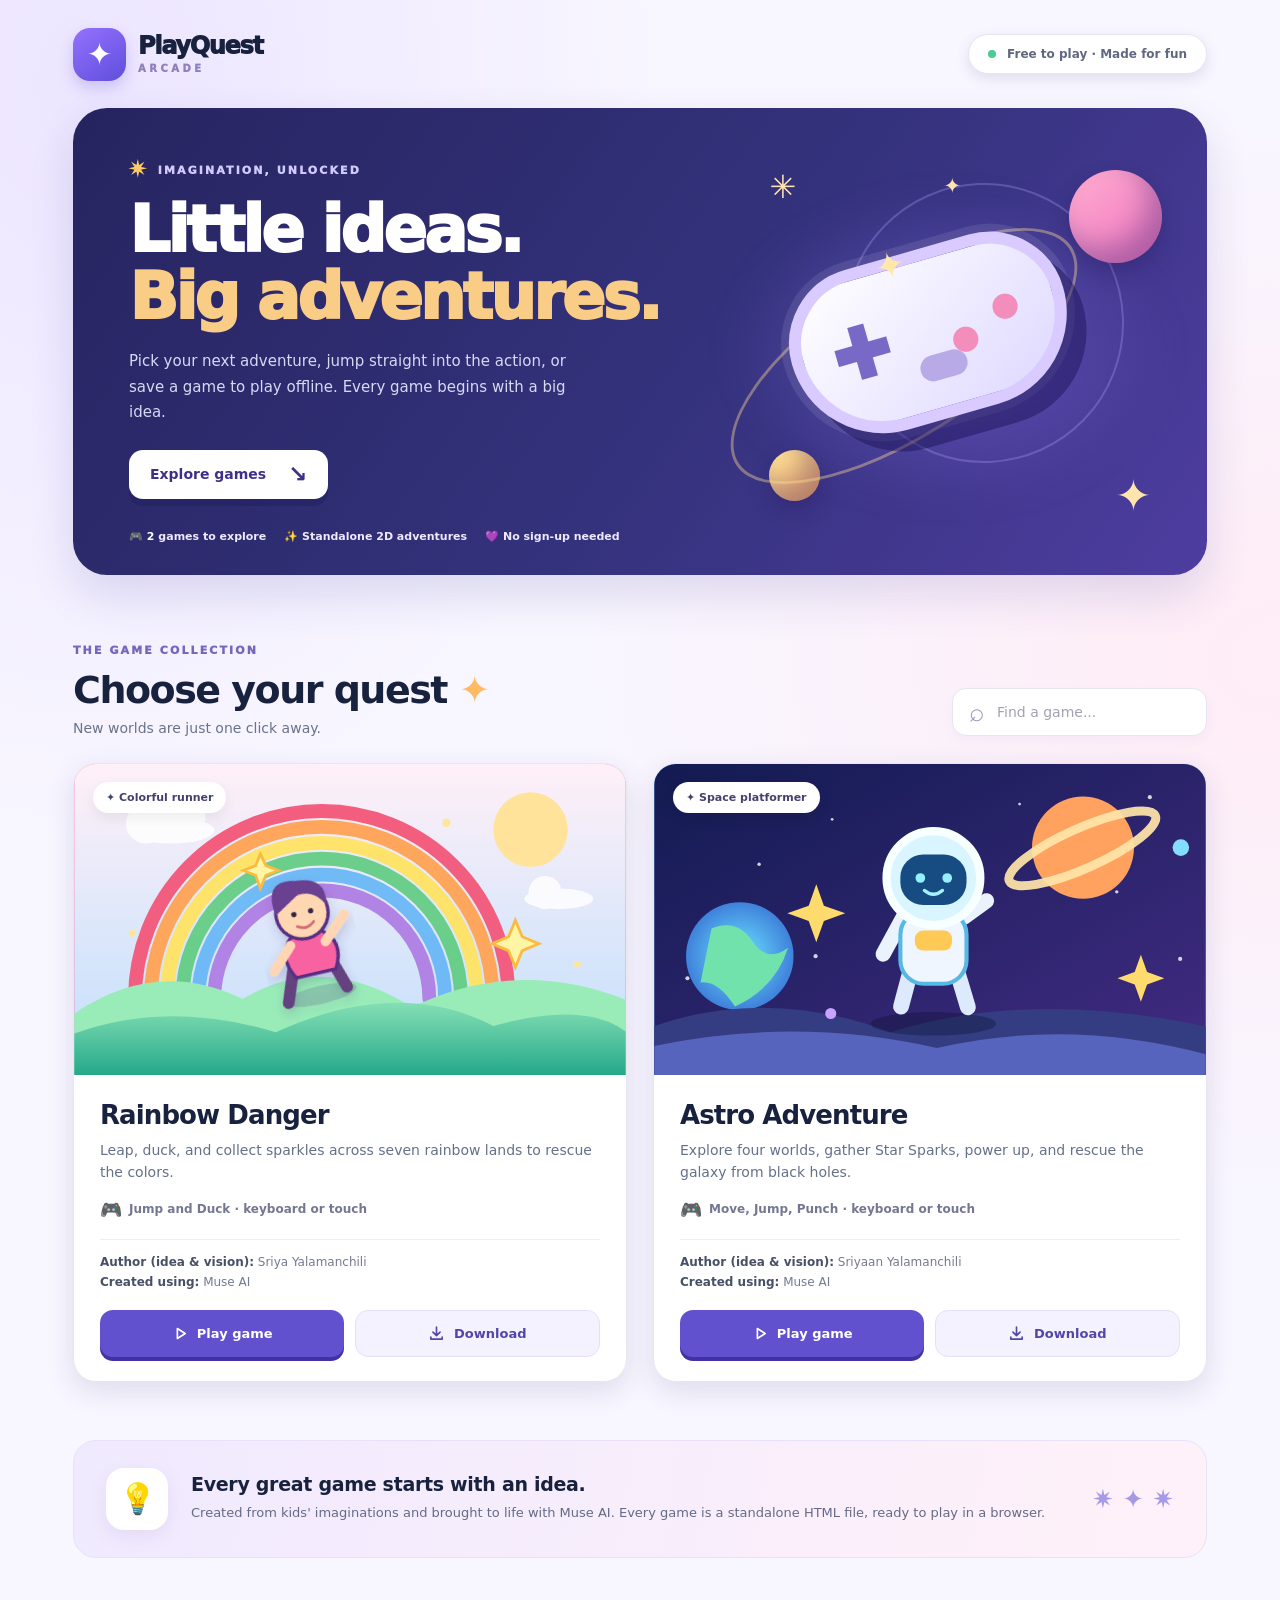
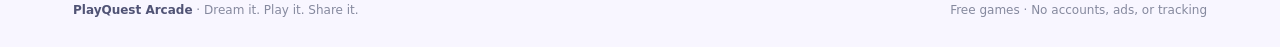
<file: index.html>
<!doctype html>
<html lang="en">
<head>
  <meta charset="utf-8">
  <meta name="viewport" content="width=device-width, initial-scale=1, viewport-fit=cover">
  <meta name="color-scheme" content="light">
  <meta name="theme-color" content="#f8f6ff">
  <meta name="description" content="A growing collection of free, imaginative, standalone 2D browser games for kids and families. Play online or download to play offline.">
  <link rel="icon" href="assets/favicon.svg" type="image/svg+xml">
  <link rel="stylesheet" href="assets/styles.css">
  <title>PlayQuest Arcade — Little ideas. Big adventures.</title>
</head>
<body>
  <a class="skip-link" href="#games">Skip to the games</a>
  <div class="site-shell">
    <header class="site-header">
      <a class="brand" href="index.html" aria-label="PlayQuest Arcade home">
        <span class="brand-icon" aria-hidden="true">✦</span>
        <span class="brand-text"><strong>PlayQuest</strong><small>ARCADE</small></span>
      </a>
      <span class="header-message"><span class="header-dot" aria-hidden="true"></span> Free to play · Made for fun</span>
    </header>

    <main>
      <section class="hero" aria-labelledby="hero-title">
        <div class="hero-inner">
          <span class="eyebrow"><span aria-hidden="true">✷</span> IMAGINATION, UNLOCKED</span>
          <h1 id="hero-title">Little ideas.<br><em>Big adventures.</em></h1>
          <p>Pick your next adventure, jump straight into the action, or save a game to play offline. Every game begins with a big idea.</p>
          <a class="hero-button" href="#games">Explore games <span aria-hidden="true">↘</span></a>
          <div class="hero-stats"><span>🎮 <strong>2</strong> games to explore</span><span>✨ Standalone 2D adventures</span><span>💜 No sign-up needed</span></div>
        </div>
        <div class="hero-art" aria-hidden="true">
          <div class="orbit orbit-back"></div>
          <div class="planet planet-pink"></div>
          <div class="planet planet-gold"></div>
          <div class="orbit orbit-front"></div>
          <div class="gamepad"><span class="dpad">✚</span><span class="button-group">● ●</span><span class="gamepad-glint">✦</span></div>
          <span class="hero-star hero-star-one">✳</span><span class="hero-star hero-star-two">✦</span><span class="hero-star hero-star-three">✦</span>
        </div>
      </section>

      <section class="catalog-section" id="games" aria-labelledby="games-title">
        <div class="catalog-heading">
          <div><span class="section-kicker">THE GAME COLLECTION</span><h2 id="games-title">Choose your quest <span aria-hidden="true">✦</span></h2><p>New worlds are just one click away.</p></div>
          <div class="search-wrap"><label for="game-search" class="sr-only">Search games</label><span aria-hidden="true">⌕</span><input id="game-search" type="search" placeholder="Find a game..." autocomplete="off"></div>
        </div>
        <p id="search-status" class="sr-only" role="status" aria-live="polite"></p>
        <div class="game-grid" id="game-grid">
          <article class="game-card" style="--card-accent:#f37cae" data-search="rainbow danger sriya yalamanchili colorful runner leap, duck, and collect sparkles across seven rainbow lands to rescue the colors. jump and duck · keyboard or touch rainbow runner collect jump duck adventure">
            <a class="cover-link" href="games/rainbow-danger/index.html" aria-label="Play Rainbow Danger"><img src="assets/covers/rainbow-danger.svg" alt="Rainbow Danger illustrated game cover" loading="lazy"><span class="cover-pill">✦ Colorful runner</span></a>
            <div class="game-content">
              <h3>Rainbow Danger</h3>
              <p class="game-desc">Leap, duck, and collect sparkles across seven rainbow lands to rescue the colors.</p>
              <div class="game-controls"><span aria-hidden="true">🎮</span>Jump and Duck · keyboard or touch</div>
              <div class="game-credits"><span><strong>Author (idea &amp; vision):</strong> Sriya Yalamanchili</span><span><strong>Created using:</strong> Muse AI</span></div>
              <div class="game-actions"><a class="play-link" href="games/rainbow-danger/index.html"><svg viewBox="0 0 24 24" aria-hidden="true"><path d="m9 5 11 7-11 7V5Z"/></svg> Play game</a><a class="download-link" href="games/rainbow-danger/index.html" download="Rainbow-Danger.html"><svg viewBox="0 0 24 24" aria-hidden="true"><path d="M12 3v12m-5-5 5 5 5-5M4 17v3h16v-3"/></svg> Download</a></div>
            </div>
          </article>
          <article class="game-card" style="--card-accent:#79bafb" data-search="astro adventure sriyaan yalamanchili space platformer explore four worlds, gather star sparks, power up, and rescue the galaxy from black holes. move, jump, punch · keyboard or touch space galaxy platformer stars planets jump adventure">
            <a class="cover-link" href="games/astro-adventure/index.html" aria-label="Play Astro Adventure"><img src="assets/covers/astro-adventure.svg" alt="Astro Adventure illustrated game cover" loading="lazy"><span class="cover-pill">✦ Space platformer</span></a>
            <div class="game-content">
              <h3>Astro Adventure</h3>
              <p class="game-desc">Explore four worlds, gather Star Sparks, power up, and rescue the galaxy from black holes.</p>
              <div class="game-controls"><span aria-hidden="true">🎮</span>Move, Jump, Punch · keyboard or touch</div>
              <div class="game-credits"><span><strong>Author (idea &amp; vision):</strong> Sriyaan Yalamanchili</span><span><strong>Created using:</strong> Muse AI</span></div>
              <div class="game-actions"><a class="play-link" href="games/astro-adventure/index.html"><svg viewBox="0 0 24 24" aria-hidden="true"><path d="m9 5 11 7-11 7V5Z"/></svg> Play game</a><a class="download-link" href="games/astro-adventure/index.html" download="Astro-Adventure.html"><svg viewBox="0 0 24 24" aria-hidden="true"><path d="M12 3v12m-5-5 5 5 5-5M4 17v3h16v-3"/></svg> Download</a></div>
            </div>
          </article>
        </div>
        <div id="no-results" class="no-results" hidden><span aria-hidden="true">🔎</span><h3>No games found</h3><p>Try searching for a different game, theme, or author.</p><button id="reset-search" type="button">Show all games</button></div>
      </section>

      <section class="bottom-strip" aria-label="About this arcade">
        <div class="strip-emoji" aria-hidden="true">💡</div>
        <div><h2>Every great game starts with an idea.</h2><p>Created from kids' imaginations and brought to life with Muse AI. Every game is a standalone HTML file, ready to play in a browser.</p></div>
        <span class="strip-stars" aria-hidden="true">✷ ✦ ✷</span>
      </section>
    </main>

    <footer class="site-footer"><span><strong>PlayQuest Arcade</strong> · Dream it. Play it. Share it.</span><span>Free games · No accounts, ads, or tracking</span></footer>
  </div>
  <script src="assets/catalog.js" defer></script>
</body>
</html>
</file>
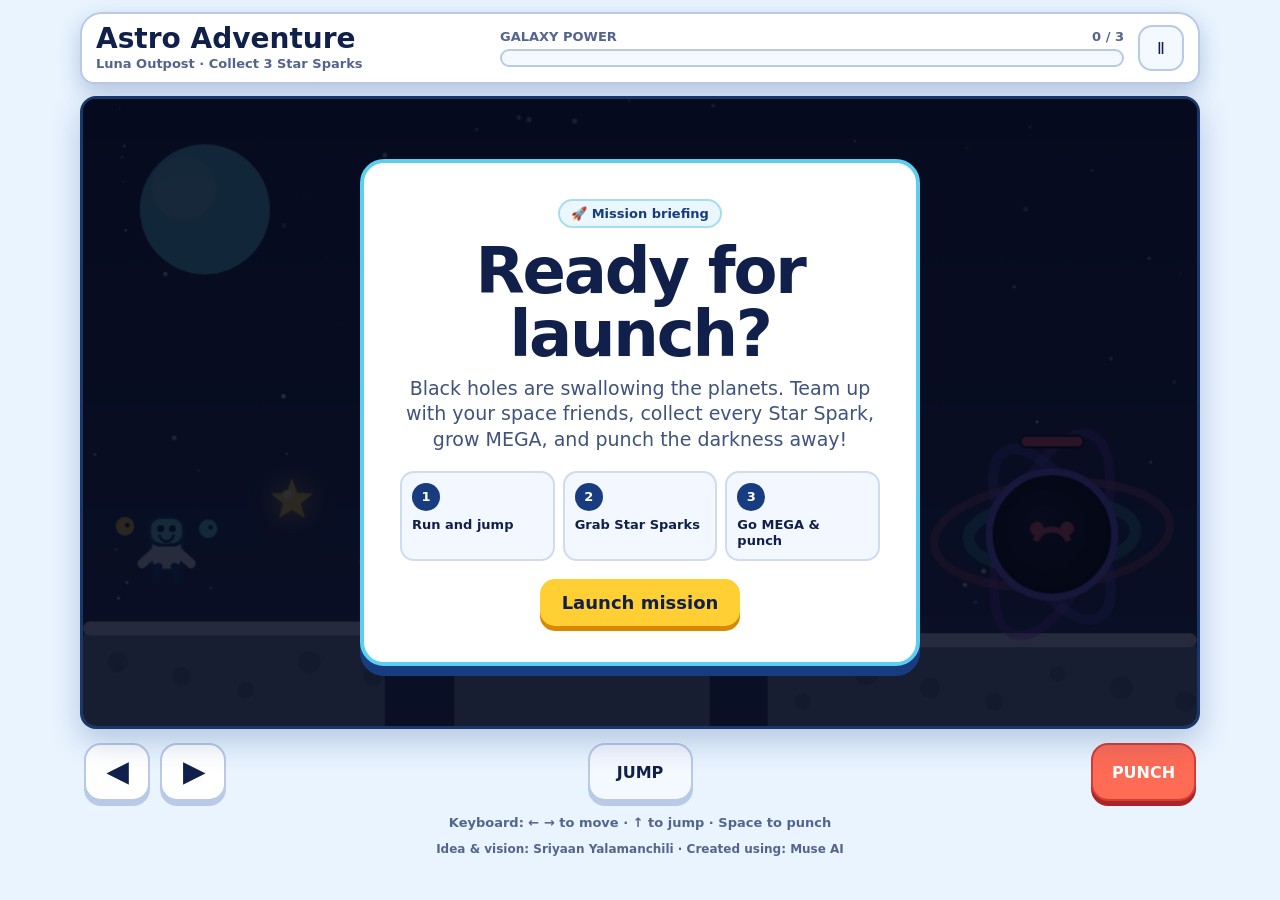
<file: games/astro-adventure/index.html>
<!doctype html>
<html lang="en">
<head>
<meta charset="utf-8"><meta name="viewport" content="width=device-width,initial-scale=1,viewport-fit=cover,maximum-scale=1"><meta name="color-scheme" content="light dark"><link rel="icon" href="data:,">

<title>Astro Adventure</title>
<style>
:root{color-scheme:light dark;--page:#e9f4ff;--ink:#10204a;--muted:#53658d;--panel:#fff;--panel2:#f4f8ff;--line:#b8cae7;--shadow:#173d8040;--yellow:#ffd84a;--coral:#ff6b55;--focus:#ff8d1a}
@media(prefers-color-scheme:dark){:root{--page:#071126;--ink:#f4f8ff;--muted:#b7c4e3;--panel:#101c3b;--panel2:#152346;--line:#324b7b;--shadow:#0009;--focus:#ffd84a}}
*{box-sizing:border-box}html,body{margin:0;min-height:100%;overflow-x:hidden}body{background:var(--page);color:var(--ink);font-family:ui-rounded,system-ui,-apple-system,"Segoe UI",sans-serif;padding:max(12px,env(safe-area-inset-top)) max(10px,env(safe-area-inset-right)) max(16px,env(safe-area-inset-bottom)) max(10px,env(safe-area-inset-left));touch-action:manipulation}button{font:inherit}main{width:min(1120px,100%);margin:auto;display:grid;gap:12px}
.hud{min-height:70px;background:var(--panel);border:2px solid var(--line);border-radius:22px 22px 14px 14px;box-shadow:0 8px 22px var(--shadow);padding:10px 14px;display:grid;grid-template-columns:minmax(150px,1fr) minmax(220px,1.6fr) auto;gap:14px;align-items:center}.mission{min-width:0}.mission strong{display:block;font:700 clamp(18px,2.3vw,28px)/1.05 ui-rounded,system-ui,-apple-system,"Segoe UI",sans-serif;white-space:nowrap;overflow:hidden;text-overflow:ellipsis}.mission span{font-size:13px;color:var(--muted);font-weight:800}.power-wrap{display:grid;gap:5px}.power-label{display:flex;justify-content:space-between;font-size:13px;font-weight:900;color:var(--muted)}.meter{height:18px;background:var(--panel2);border:2px solid var(--line);border-radius:999px;overflow:hidden}.meter>i{display:block;width:0;height:100%;background:linear-gradient(90deg,#30d8e8,var(--yellow),var(--coral));transition:width .25s}.icon-btn{width:46px;height:46px;border:2px solid var(--line);border-radius:14px;background:var(--panel2);color:var(--ink);display:grid;place-items:center;cursor:pointer}
button:focus-visible{outline:4px solid var(--focus);outline-offset:2px}.game-shell{position:relative;background:#050c22;border:3px solid #19376d;border-radius:16px;overflow:hidden;box-shadow:0 12px 30px var(--shadow);isolation:isolate}canvas{display:block;width:100%;aspect-ratio:16/9;background:#070b22}.overlay{position:absolute;inset:0;display:grid;place-items:center;padding:clamp(16px,4vw,42px);background:#050a1bd9;z-index:3}.overlay[hidden]{display:none}.card{width:min(560px,100%);background:#fff;color:#10204a;border:4px solid #5ccff0;border-radius:24px;box-shadow:0 10px 0 #173d80;padding:clamp(20px,4vw,36px);text-align:center}.badge{display:inline-flex;align-items:center;gap:7px;background:#eaf7ff;border:2px solid #a8ddf0;border-radius:999px;padding:5px 11px;font-size:13px;font-weight:900;color:#173d80}.card h1,.card h2{font:700 clamp(34px,7vw,64px)/.98 ui-rounded,system-ui,-apple-system,"Segoe UI",sans-serif;margin:12px 0 8px;letter-spacing:-.035em}.card h2{font-size:clamp(30px,5vw,48px)}.card p{font-size:clamp(15px,2.2vw,19px);line-height:1.35;margin:10px auto 18px;max-width:46ch;color:#3f537c}.steps{display:grid;grid-template-columns:repeat(3,1fr);gap:8px;margin:18px 0;text-align:left}.step{background:#f3f7ff;border:2px solid #cfdbef;border-radius:14px;padding:10px;font-size:13px;font-weight:900;line-height:1.25}.step b{display:grid;place-items:center;width:28px;height:28px;border-radius:50%;background:#173d80;color:#fff;margin-bottom:6px}.primary,.secondary{border:0;border-radius:15px;padding:13px 22px;font-weight:900;cursor:pointer;min-width:160px}.primary{background:#ffcf33;color:#10204a;box-shadow:0 5px 0 #d98900;font-size:18px}.primary:active{transform:translateY(3px);box-shadow:0 2px 0 #d98900}.secondary{background:#e7efff;color:#173d80;margin-left:8px}
.controls{display:grid;grid-template-columns:1fr auto 1fr;gap:12px;align-items:center;padding:2px 4px}.dpad{display:flex;gap:10px;justify-self:start}.control,.action{border:2px solid var(--line);background:var(--panel);color:var(--ink);box-shadow:0 5px 0 var(--line);cursor:pointer;user-select:none;-webkit-user-select:none;display:grid;place-items:center;font-weight:900}.control{width:66px;height:58px;border-radius:17px;font:700 27px Fredoka}.action{min-width:105px;height:58px;border-radius:17px;padding:0 18px;font-size:16px}.jump{justify-self:center;background:var(--panel2)}.punch{justify-self:end;background:var(--coral);border-color:#d53d35;box-shadow:0 5px 0 #a82528;color:#fff}.punch.ready{background:var(--yellow);border-color:#dd9811;color:#10204a;box-shadow:0 5px 0 #b86d00;animation:pulse 1s infinite}.control:active,.action:active,.pressed{transform:translateY(4px);box-shadow:0 1px 0 var(--line)!important}.hint{text-align:center;color:var(--muted);font-size:13px;font-weight:800;margin:0}.toast{position:absolute;top:14px;left:50%;transform:translateX(-50%);background:#fff;color:#10204a;border:3px solid #ffcf33;border-radius:999px;padding:8px 15px;font-weight:900;z-index:2;pointer-events:none;opacity:0;transition:opacity .2s;white-space:nowrap;max-width:90%;overflow:hidden;text-overflow:ellipsis}.toast.show{opacity:1}@keyframes pulse{50%{filter:brightness(1.14);transform:translateY(-2px)}}@media(prefers-reduced-motion:reduce){*,*:before,*:after{animation:none!important;transition:none!important}}
@media(max-width:650px){body{padding-left:6px;padding-right:6px}main{gap:8px}.hud{grid-template-columns:1fr auto;min-height:58px;padding:7px 9px;border-radius:16px 16px 10px 10px}.mission strong{font-size:18px}.mission span,.power-label{font-size:11px}.power-wrap{grid-column:1/-1;grid-row:2}.icon-btn{grid-column:2;grid-row:1;width:40px;height:40px}.meter{height:14px}.game-shell{height:min(430px,55vh);border-radius:11px;border-width:2px}.game-shell canvas{height:100%;aspect-ratio:auto}.controls{gap:7px}.dpad{gap:6px}.control{width:54px;height:52px;font-size:22px;border-radius:14px}.action{min-width:82px;height:52px;padding:0 11px;font-size:14px;border-radius:14px}.card{border-radius:18px;padding:18px 14px;box-shadow:0 7px 0 #173d80}.card h1{font-size:36px}.card p{font-size:14px}.steps{gap:5px;margin:13px 0}.step{padding:8px 7px;font-size:11px}.step b{width:23px;height:23px}.hint{font-size:11px}}
@media(max-height:650px) and (orientation:landscape){body{padding:5px}.hud{min-height:48px;padding:5px 10px}.power-wrap{display:none}.game-shell{max-height:calc(100vh - 120px);margin:auto}.controls{position:fixed;left:8px;right:8px;bottom:8px;z-index:4;pointer-events:none}.control,.action{pointer-events:auto;background:#ffffffdd}.hint{display:none}}
.creator-credit{text-align:center;color:var(--muted);font-size:12px;font-weight:800;margin:0}
</style></head>
<body><main aria-label="Astro Adventure game">
<section class="hud" aria-live="polite"><div class="mission"><strong id="worldName">Astro Adventure</strong><span id="missionText">Luna Outpost · Collect 3 Star Sparks</span></div><div class="power-wrap"><div class="power-label"><span>GALAXY POWER</span><span id="powerText">0 / 3</span></div><div class="meter" role="progressbar" aria-label="Galaxy power" aria-valuemin="0" aria-valuemax="3" aria-valuenow="0"><i id="powerFill"></i></div></div><button class="icon-btn" id="pauseBtn" aria-label="Pause game" title="Pause">Ⅱ</button></section>
<section class="game-shell"><canvas id="game" width="960" height="540" aria-label="Space adventure game. Move, jump, collect star powers, and punch the black hole."></canvas><div class="toast" id="toast" role="status"></div>
<div class="overlay" id="startOverlay"><div class="card"><span class="badge">🚀 Mission briefing</span><h1>Ready for launch?</h1><p>Black holes are swallowing the planets. Team up with your space friends, collect every Star Spark, grow MEGA, and punch the darkness away!</p><div class="steps"><div class="step"><b>1</b>Run and jump</div><div class="step"><b>2</b>Grab Star Sparks</div><div class="step"><b>3</b>Go MEGA &amp; punch</div></div><button class="primary" id="startBtn">Launch mission</button></div></div>
<div class="overlay" id="messageOverlay" hidden><div class="card"><span class="badge" id="overlayBadge">Planet secured!</span><h2 id="overlayTitle">Great teamwork!</h2><p id="overlayBody">The black hole is gone and this world is safe.</p><button class="primary" id="nextBtn">Next planet</button><button class="secondary" id="replayBtn" hidden>Play again</button></div></div>
<div class="overlay" id="pauseOverlay" hidden><div class="card"><span class="badge">Mission paused</span><h2>Catch your breath</h2><p>Your team is holding position. Jump back in whenever you're ready.</p><button class="primary" id="resumeBtn">Keep exploring</button></div></div></section>
<section class="controls" aria-label="Game controls"><div class="dpad"><button class="control" id="leftBtn" aria-label="Move left">◀</button><button class="control" id="rightBtn" aria-label="Move right">▶</button></div><button class="action jump" id="jumpBtn">JUMP</button><button class="action punch" id="punchBtn">PUNCH</button></section><p class="hint">Keyboard: ← → to move · ↑ to jump · Space to punch</p><p class="creator-credit">Idea &amp; vision: <strong>Sriyaan Yalamanchili</strong> · Created using: <strong>Muse AI</strong></p></main>
<script>
(()=>{'use strict';const c=document.getElementById('game'),x=c.getContext('2d'),W=c.width,H=c.height,$=id=>document.getElementById(id);const ui={world:$('worldName'),mission:$('missionText'),power:$('powerText'),fill:$('powerFill'),meter:document.querySelector('.meter'),start:$('startOverlay'),message:$('messageOverlay'),pause:$('pauseOverlay'),toast:$('toast'),title:$('overlayTitle'),body:$('overlayBody'),badge:$('overlayBadge'),next:$('nextBtn'),replay:$('replayBtn'),punch:$('punchBtn'),pauseBtn:$('pauseBtn')};
const worlds=[
{name:'Luna Outpost',planet:'the Moon',sky:['#090f36','#273267'],ground:'#8795bf',edge:'#dce5ff',accent:'#62e6ff',stars:[[180,345],[430,270],[650,380]],hole:{x:835,y:375,r:54,hp:2},plats:[[0,450,260],[320,405,220],[590,460,370]]},
{name:'Mars Canyon',planet:'Mars',sky:['#24102f','#8a3b52'],ground:'#b7553e',edge:'#ffae63',accent:'#ffcc57',stars:[[155,360],[385,300],[610,235],[735,365]],hole:{x:865,y:380,r:58,hp:2},plats:[[0,455,245],[290,390,205],[545,335,180],[690,455,270]]},
{name:'Saturn Skybridge',planet:'Saturn',sky:['#101c43','#4d4074'],ground:'#cf9b57',edge:'#ffe1a0',accent:'#9cf4c9',stars:[[115,315],[300,245],[520,325],[700,230]],hole:{x:850,y:330,r:62,hp:3},plats:[[0,420,210],[245,350,150],[430,420,180],[640,340,320]]},
{name:'Earth: Final Stand',planet:'Earth',sky:['#031a35','#17467a'],ground:'#3e8b70',edge:'#8df0bc',accent:'#59c9ff',stars:[[120,345],[295,275],[470,355],[640,265],[780,365]],hole:{x:865,y:330,r:82,hp:5,boss:true},plats:[[0,455,220],[255,385,165],[455,455,170],[650,410,310]]}];
const keys={left:false,right:false};let level=0,running=false,paused=false,done=false,last=0,shake=0,flash=0,timer=0,parts=[],bg=[],player,hole,sparks;
function round(a,b,d,e,r){x.beginPath();x.roundRect(a,b,d,e,r)}function makeBg(){let s=level*997+17,rand=()=>((s=(s*9301+49297)%233280)/233280);bg=Array.from({length:85},()=>({x:rand()*W,y:rand()*H*.82,r:.5+rand()*1.8,a:.3+rand()*.7}))}
function reset(){let w=worlds[level];player={x:55,y:360,vx:0,vy:0,w:34,h:54,on:false,coyote:0,mega:false,attack:0,inv:0};hole={...w.hole,max:w.hole.hp,hit:0,dead:false};sparks=w.stars.map((s,i)=>({x:s[0],y:s[1],got:false,p:i*1.7}));parts=[];done=false;makeBg();hud()}
function hud(){let total=sparks?.length||worlds[level].stars.length,got=sparks?.filter(s=>s.got).length||0;ui.world.textContent='Astro Adventure';ui.mission.textContent=`${worlds[level].name} · `+(player?.mega?(hole.dead?'World secured!':`MEGA MODE — ${hole.hp} hit${hole.hp===1?'':'s'} left`):`Collect ${total-got} Star Spark${total-got===1?'':'s'}`);ui.power.textContent=player?.mega?'MEGA!':`${got} / ${total}`;ui.fill.style.width=`${got/total*100}%`;ui.meter.setAttribute('aria-valuemax',total);ui.meter.setAttribute('aria-valuenow',got);ui.punch.classList.toggle('ready',!!player?.mega&&!hole?.dead)}
function toast(m){ui.toast.textContent=m;ui.toast.classList.add('show');clearTimeout(timer);timer=setTimeout(()=>ui.toast.classList.remove('show'),1300)}function start(){ui.start.hidden=ui.message.hidden=ui.pause.hidden=true;running=true;paused=false;last=performance.now();requestAnimationFrame(loop)}function respawn(){player.x=55;player.y=340;player.vx=player.vy=0;player.inv=90;toast('Your friends pulled you back!')}
function jump(){if(!running||paused)return;if(player.on||player.coyote>0){player.vy=-11.8;player.on=false;player.coyote=0;burst(player.x+16,player.y+50,'#d9f4ff',8)}}
function punch(){if(!running||paused||done)return;if(!player.mega){toast('Collect every Star Spark first!');return}player.attack=18;let px=player.x+player.w/2,py=player.y+player.h/2;if(Math.hypot(px-hole.x,py-hole.y)<175&&hole.hit<=0&&!hole.dead){hole.hp--;hole.hit=20;shake=14;flash=6;burst(hole.x,hole.y,'#ffd84a',28);hud();if(hole.hp<=0){hole.dead=true;for(let i=0;i<5;i++)setTimeout(()=>burst(hole.x+(Math.random()-.5)*90,hole.y+(Math.random()-.5)*90,['#ffd84a','#63e8ff','#ff6b55'][i%3],32),i*130);setTimeout(finish,850)}else toast(`Cosmic punch! ${hole.hp} more!`)}else if(!hole.dead)toast('Get closer to the black hole!')}
function burst(a,b,color,n){for(let i=0;i<n;i++){let q=Math.random()*Math.PI*2,s=2+Math.random()*7;parts.push({x:a,y:b,vx:Math.cos(q)*s,vy:Math.sin(q)*s,life:30+Math.random()*25,color,size:2+Math.random()*5})}}
function finish(){done=true;running=false;if(level===worlds.length-1){ui.badge.textContent='☀️ Solar system secured!';ui.title.textContent='Earth is safe!';ui.body.textContent='The Astro Adventure crew defeated the Boss Black Hole. Every planet is shining again — you are a true Guardian of the Galaxy!';ui.next.hidden=true;ui.replay.hidden=false}else{ui.badge.textContent='★ Planet secured!';ui.title.textContent=`${worlds[level].planet} is safe!`;ui.body.textContent='Brilliant teamwork! Your galaxy power sealed the black hole. A new distress signal is coming from the next world.';ui.next.hidden=false;ui.replay.hidden=true}ui.message.hidden=false}
function next(){level++;reset();start()}function replay(){level=0;reset();ui.next.hidden=false;ui.replay.hidden=true;start()}function pause(){if(!running)return;paused=!paused;ui.pause.hidden=!paused;ui.pauseBtn.textContent=paused?'▶':'Ⅱ';if(!paused){last=performance.now();requestAnimationFrame(loop)}}
function update(dt){let w=worlds[level],p=player;if(p.inv>0)p.inv-=dt;if(p.attack>0)p.attack-=dt;if(hole.hit>0)hole.hit-=dt;if(shake>0)shake-=dt;if(flash>0)flash-=dt;let acc=p.mega?.68:.58,max=p.mega?6.2:5.2;if(keys.left)p.vx-=acc*dt;if(keys.right)p.vx+=acc*dt;if(!keys.left&&!keys.right)p.vx*=Math.pow(.78,dt);p.vx=Math.max(-max,Math.min(max,p.vx));if(!hole.dead){let dx=hole.x-(p.x+p.w/2),dy=hole.y-(p.y+p.h/2),dist=Math.max(65,Math.hypot(dx,dy));if(dist<290){let pull=(1-dist/290)*(w.hole.boss?.34:.25)*dt;p.vx+=dx/dist*pull;p.vy+=dy/dist*pull*.7}if(dist<hole.r*.72&&p.inv<=0){respawn();return}}p.vy+=.58*dt;p.x+=p.vx*dt;p.y+=p.vy*dt;p.x=Math.max(0,Math.min(W-p.w,p.x));let prev=p.y+p.h-p.vy*dt;p.on=false;for(const [a,b,d] of w.plats)if(p.vy>=0&&p.x+p.w>a+5&&p.x<a+d-5&&p.y+p.h>=b&&prev<=b+8){p.y=b-p.h;p.vy=0;p.on=true}if(p.on)p.coyote=7;else p.coyote=Math.max(0,p.coyote-dt);if(p.y>H+70){respawn();return}for(const s of sparks)if(!s.got&&Math.hypot(p.x+p.w/2-s.x,p.y+p.h/2-s.y)<42+(p.mega?18:0)){s.got=true;burst(s.x,s.y,'#ffd84a',18);toast('Star Spark collected!');if(sparks.every(q=>q.got)){p.mega=true;p.w=48;p.h=74;p.y-=20;burst(p.x,p.y,'#7ee34e',35);toast('MEGA MODE unlocked!')}hud()}for(const q of parts){q.x+=q.vx*dt;q.y+=q.vy*dt;q.vy+=.08*dt;q.life-=dt}parts=parts.filter(q=>q.life>0)}
function draw(){let w=worlds[level],sx=0,sy=0;if(shake>0){sx=(Math.random()-.5)*shake;sy=(Math.random()-.5)*shake}x.save();x.translate(sx,sy);let g=x.createLinearGradient(0,0,0,H);g.addColorStop(0,w.sky[0]);g.addColorStop(1,w.sky[1]);x.fillStyle=g;x.fillRect(-20,-20,W+40,H+40);for(const s of bg){x.globalAlpha=s.a;x.fillStyle='#fff';x.beginPath();x.arc(s.x,s.y,s.r,0,Math.PI*2);x.fill()}x.globalAlpha=1;planet(w);for(const [a,b,d] of w.plats){x.fillStyle=w.ground;round(a,b,d,H-b+30,16);x.fill();x.fillStyle=w.edge;round(a,b,d,12,7);x.fill();x.globalAlpha=.2;x.fillStyle='#07102a';for(let i=a+30;i<a+d;i+=55){x.beginPath();x.arc(i,b+35+i%3*12,7+i%4,0,Math.PI*2);x.fill()}x.globalAlpha=1}for(const s of sparks)if(!s.got)spark(s);if(!hole.dead)blackhole();hero();for(const q of parts){x.globalAlpha=Math.max(0,q.life/45);x.fillStyle=q.color;x.beginPath();x.arc(q.x,q.y,q.size,0,Math.PI*2);x.fill()}x.globalAlpha=1;if(flash>0){x.fillStyle=`rgba(255,255,255,${flash/12})`;x.fillRect(0,0,W,H)}x.restore()}
function planet(w){let a=level===3?120:105,b=level===3?105:95,r=level===3?74:56;x.globalAlpha=.88;x.fillStyle=w.accent;x.beginPath();x.arc(a,b,r,0,Math.PI*2);x.fill();x.globalAlpha=.18;x.fillStyle='#fff';x.beginPath();x.arc(a-18,b-18,r*.5,0,Math.PI*2);x.fill();if(level===2){x.globalAlpha=.6;x.strokeStyle='#ffe9b0';x.lineWidth=12;x.beginPath();x.ellipse(a,b,r*1.7,r*.45,-.18,0,Math.PI*2);x.stroke()}if(level===3){x.globalAlpha=.85;x.fillStyle='#6ee071';x.beginPath();x.ellipse(a-18,b-12,23,13,.4,0,Math.PI*2);x.ellipse(a+20,b+18,20,11,-.6,0,Math.PI*2);x.fill()}x.globalAlpha=1}
function spark(s){let b=Math.sin(performance.now()/320+s.p)*6;x.save();x.translate(s.x,s.y+b);x.shadowColor='#ffd84a';x.shadowBlur=22;x.fillStyle='#ffd84a';x.beginPath();for(let i=0;i<10;i++){let a=-Math.PI/2+i*Math.PI/5,r=i%2?8:19;x.lineTo(Math.cos(a)*r,Math.sin(a)*r)}x.closePath();x.fill();x.shadowBlur=0;x.fillStyle='#fff7bd';x.beginPath();x.arc(-4,-5,4,0,Math.PI*2);x.fill();x.restore()}
function blackhole(){let t=performance.now()/700,r=hole.r*(1+Math.sin(t)*.025);x.save();x.translate(hole.x,hole.y);for(let i=3;i>=0;i--){x.strokeStyle=['#52e5ff','#6a68ff','#b33cff','#ff5a8b'][i];x.globalAlpha=.42;x.lineWidth=10-i;x.beginPath();x.ellipse(0,0,r+18+i*10,r*.55+i*5,t*(i%2?1:-1)+i,0,Math.PI*2);x.stroke()}let g=x.createRadialGradient(-r*.2,-r*.2,4,0,0,r);g.addColorStop(0,'#10122d');g.addColorStop(.65,'#03030b');g.addColorStop(1,'#000');x.globalAlpha=1;x.fillStyle=g;x.beginPath();x.arc(0,0,r,0,Math.PI*2);x.fill();x.strokeStyle=hole.hit>0?'#fff':'#7d65ff';x.lineWidth=6;x.stroke();x.fillStyle='#ff5571';x.beginPath();x.arc(-r*.24,-5,6,0,Math.PI*2);x.arc(r*.24,-5,6,0,Math.PI*2);x.fill();x.strokeStyle='#ff5571';x.lineWidth=5;x.beginPath();x.arc(0,r*.2,r*.28,Math.PI+.35,Math.PI*2-.35);x.stroke();let bw=hole.max*28,bx=-bw/2,by=-r-32;x.fillStyle='#13091a';round(bx,by,bw,12,6);x.fill();x.fillStyle='#ff5571';round(bx+2,by+2,(bw-4)*(hole.hp/hole.max),8,4);x.fill();if(worlds[level].hole.boss){x.fillStyle='#ffd84a';x.font='700 16px Fredoka';x.textAlign='center';x.fillText('BOSS',0,by-8)}x.restore()}
function hero(){let p=player,s=p.mega?1.14:1,a=p.x+p.w/2,b=p.y+p.h/2;x.save();x.translate(a,b);x.scale(s,s);if(p.inv>0&&Math.floor(p.inv/4)%2===0)x.globalAlpha=.35;let d=performance.now()/500;for(let i=0;i<2;i++){let q=d+i*Math.PI,fx=Math.cos(q)*36,fy=-18+Math.sin(q)*14;x.fillStyle=i?'#ffcc42':'#58e1f0';x.beginPath();x.arc(fx,fy,8,0,Math.PI*2);x.fill();x.fillStyle='#10204a';x.beginPath();x.arc(fx+2,fy-1,2,0,Math.PI*2);x.fill()}x.fillStyle=p.mega?'#ffcf33':'#e9f5ff';round(-14,-13,28,32,11);x.fill();x.strokeStyle='#173d80';x.lineWidth=3;x.stroke();x.fillStyle='#6be1f1';round(-15,-27,30,24,10);x.fill();x.strokeStyle='#173d80';x.stroke();x.fillStyle='#10204a';x.beginPath();x.arc(-5,-17,3,0,Math.PI*2);x.arc(5,-17,3,0,Math.PI*2);x.fill();x.strokeStyle='#10204a';x.lineWidth=2;x.beginPath();x.arc(0,-12,6,0,Math.PI);x.stroke();x.strokeStyle=p.mega?'#ffcf33':'#e9f5ff';x.lineWidth=8;x.lineCap='round';x.beginPath();x.moveTo(-10,3);x.lineTo(-21,13);x.moveTo(10,3);x.lineTo(p.attack>0?29:21,p.attack>0?-5:13);x.stroke();x.strokeStyle='#173d80';x.lineWidth=7;x.beginPath();x.moveTo(-7,16);x.lineTo(-9,27);x.moveTo(7,16);x.lineTo(9,27);x.stroke();if(p.mega){x.globalAlpha=.28;x.strokeStyle='#ffd84a';x.lineWidth=7;x.beginPath();x.arc(0,0,42+Math.sin(d*3)*3,0,Math.PI*2);x.stroke()}x.restore()}
function loop(n){if(!running||paused)return;let dt=Math.min(2,(n-last)/16.667||1);last=n;update(dt);draw();requestAnimationFrame(loop)}function hold(el,key){let on=e=>{e.preventDefault();keys[key]=true;el.classList.add('pressed')},off=e=>{if(e)e.preventDefault();keys[key]=false;el.classList.remove('pressed')};el.addEventListener('pointerdown',on);el.addEventListener('pointerup',off);el.addEventListener('pointercancel',off);el.addEventListener('pointerleave',off)}hold($('leftBtn'),'left');hold($('rightBtn'),'right');$('jumpBtn').addEventListener('pointerdown',e=>{e.preventDefault();jump()});$('punchBtn').addEventListener('pointerdown',e=>{e.preventDefault();punch()});$('startBtn').onclick=start;ui.next.onclick=next;ui.replay.onclick=replay;ui.pauseBtn.onclick=pause;$('resumeBtn').onclick=pause;
addEventListener('keydown',e=>{if(['ArrowLeft','ArrowRight','ArrowUp','Space','KeyA','KeyD','KeyW','KeyX'].includes(e.code))e.preventDefault();if(e.code==='ArrowLeft'||e.code==='KeyA')keys.left=true;if(e.code==='ArrowRight'||e.code==='KeyD')keys.right=true;if((e.code==='ArrowUp'||e.code==='KeyW')&&!e.repeat)jump();if((e.code==='Space'||e.code==='KeyX')&&!e.repeat)punch();if(e.code==='Escape')pause()});addEventListener('keyup',e=>{if(e.code==='ArrowLeft'||e.code==='KeyA')keys.left=false;if(e.code==='ArrowRight'||e.code==='KeyD')keys.right=false});addEventListener('blur',()=>{keys.left=keys.right=false;if(running&&!paused)pause()});reset();draw()})();
</script></body></html>
</file>
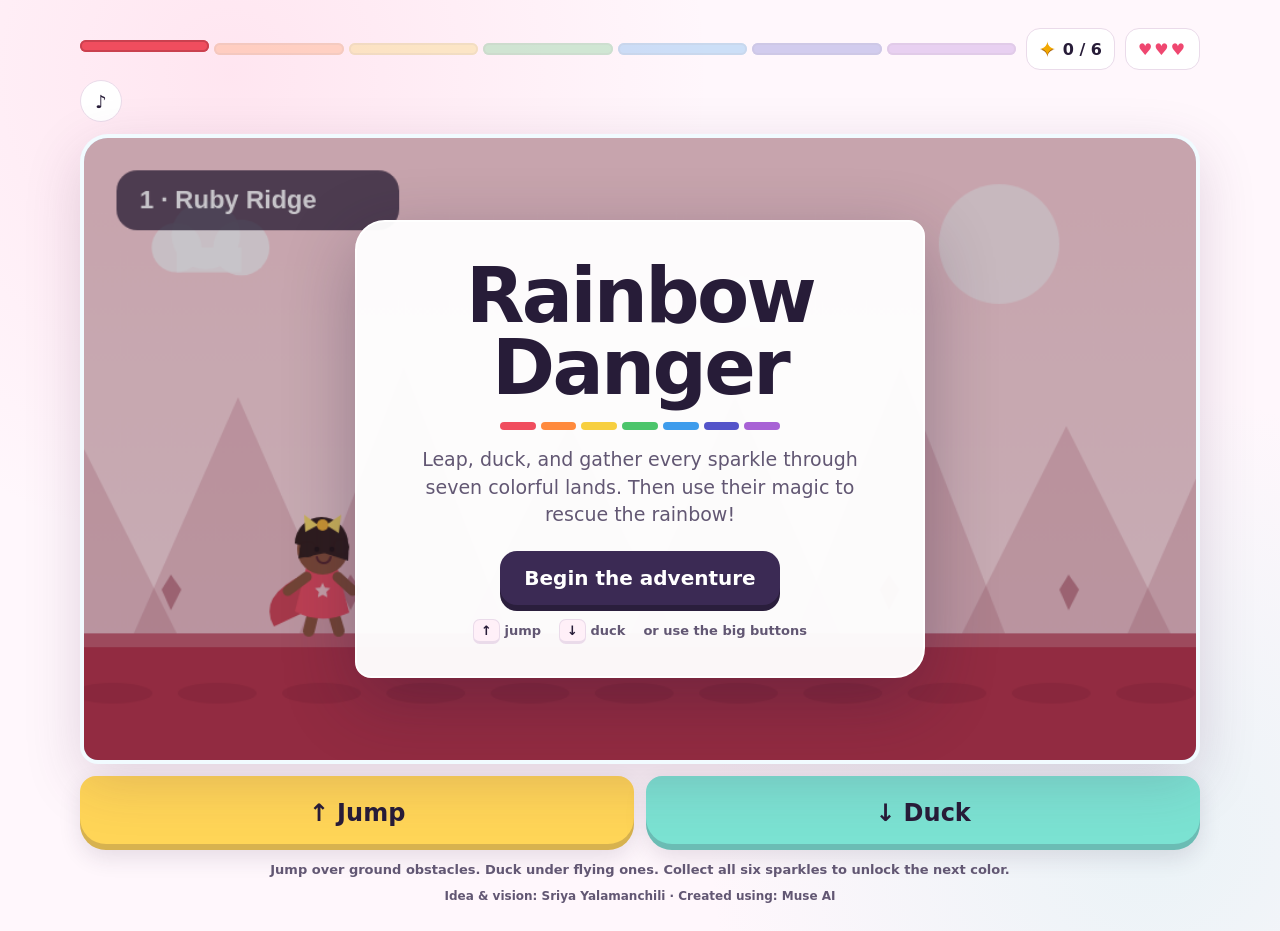
<file: games/rainbow-danger/index.html>
<!doctype html>
<html lang="en">
<head>
  <meta charset="utf-8" />
  <meta name="viewport" content="width=device-width, initial-scale=1, viewport-fit=cover" />
  <meta name="color-scheme" content="light dark" />
  <meta name="theme-color" content="#fff7fc" />
  <link rel="icon" href="data:," />
  <title>Rainbow Danger</title>
  <style>

    :root {
      color-scheme: light dark;
      --page: #fff7fc;
      --ink: #271c38;
      --muted: #625773;
      --panel: #ffffff;
      --panel-soft: #fff0f8;
      --line: #eadbea;
      --shadow: 0 18px 55px rgba(89, 46, 91, .18);
      --button: #3b2a54;
      --button-ink: #ffffff;
      --focus: #0a7c7b;
      --gold: #ffc342;
    }
    @media (prefers-color-scheme: dark) {
      :root {
        --page: #171321;
        --ink: #fff6ff;
        --muted: #d0c6d8;
        --panel: #241d30;
        --panel-soft: #30233b;
        --line: #493b56;
        --shadow: 0 18px 55px rgba(0, 0, 0, .35);
        --button: #fff4ff;
        --button-ink: #24152e;
        --focus: #73e4dc;
        --gold: #ffd35d;
      }
    }

    * { box-sizing: border-box; }
    html, body { margin: 0; min-height: 100%; }
    body {
      background:
        radial-gradient(circle at 18% 8%, color-mix(in srgb, #ff7aa8 14%, transparent), transparent 30rem),
        radial-gradient(circle at 90% 90%, color-mix(in srgb, #5fd6d2 13%, transparent), transparent 28rem),
        var(--page);
      color: var(--ink);
      font-family: ui-rounded, system-ui, -apple-system, "Segoe UI", sans-serif;
      padding: clamp(10px, 2.5vw, 28px);
      min-height: 100dvh;
      display: grid;
      place-items: center;
      overflow-x: hidden;
    }
    button { font: inherit; }
    button:focus-visible { outline: 4px solid var(--focus); outline-offset: 3px; }

    .game-shell {
      width: min(1120px, 100%);
      display: grid;
      gap: 12px;
    }
    .hud {
      display: grid;
      grid-template-columns: minmax(0, 1fr) auto auto;
      gap: 10px;
      align-items: center;
      min-height: 54px;
    }
    .journey {
      display: grid;
      grid-template-columns: repeat(7, 1fr);
      gap: 5px;
      min-width: 0;
    }
    .color-step {
      height: 12px;
      border-radius: 999px;
      background: var(--c);
      opacity: .26;
      box-shadow: inset 0 0 0 2px color-mix(in srgb, var(--c), #000 16%);
      transition: opacity .25s, transform .25s;
    }
    .color-step.done { opacity: .7; }
    .color-step.active { opacity: 1; transform: translateY(-3px); }
    .hud-chip {
      display: inline-flex;
      align-items: center;
      gap: 7px;
      min-height: 42px;
      padding: 8px 12px;
      border: 1px solid var(--line);
      border-radius: 14px;
      background: var(--panel);
      color: var(--ink);
      font-weight: 800;
      white-space: nowrap;
    }
    .spark-icon { color: #f3a900; font-size: 1.25em; filter: drop-shadow(0 1px 0 #9f5600); }
    .heart { color: #ef4770; letter-spacing: 2px; }
    .icon-button {
      width: 42px;
      height: 42px;
      border: 1px solid var(--line);
      background: var(--panel);
      color: var(--ink);
      border-radius: 50%;
      cursor: pointer;
      font-size: 18px;
      display: grid;
      place-items: center;
    }

    .stage {
      position: relative;
      width: 100%;
      aspect-ratio: 16 / 9;
      max-height: min(70vh, 700px);
      overflow: hidden;
      border-radius: 28px 28px 18px 18px;
      box-shadow: var(--shadow);
      background: #b9edff;
      border: 4px solid color-mix(in srgb, var(--panel) 80%, transparent);
      isolation: isolate;
    }
    canvas {
      width: 100%;
      height: 100%;
      display: block;
      touch-action: none;
    }
    .overlay {
      position: absolute;
      inset: 0;
      z-index: 4;
      display: grid;
      place-items: center;
      padding: clamp(14px, 4vw, 42px);
      background: rgba(24, 16, 35, .24);
    }
    .overlay[hidden] { display: none; }
    .card {
      width: min(570px, 100%);
      padding: clamp(20px, 4vw, 38px);
      background: color-mix(in srgb, var(--panel) 96%, transparent);
      color: var(--ink);
      border: 2px solid color-mix(in srgb, var(--panel) 70%, #fff);
      border-radius: 30px 16px 30px 16px;
      box-shadow: 0 22px 70px rgba(40, 22, 55, .3);
      text-align: center;
    }
    .card h1, .card h2 {
      font-family: ui-rounded, system-ui, -apple-system, "Segoe UI", sans-serif;
      margin: 0;
      line-height: .95;
      letter-spacing: -.035em;
    }
    .card h1 { font-size: clamp(42px, 8vw, 76px); }
    .card h2 { font-size: clamp(30px, 5vw, 50px); }
    .card p {
      margin: 16px auto 0;
      max-width: 43ch;
      color: var(--muted);
      font-size: clamp(15px, 2vw, 19px);
      line-height: 1.45;
    }
    .mini-rainbow {
      display: flex;
      gap: 5px;
      margin: 18px auto 0;
      width: min(280px, 72%);
    }
    .mini-rainbow i { height: 8px; flex: 1; background: var(--c); border-radius: 10px; }
    .primary {
      margin-top: 22px;
      min-height: 54px;
      padding: 12px 24px;
      border: 0;
      border-radius: 17px;
      background: var(--button);
      color: var(--button-ink);
      font-family: ui-rounded, system-ui, -apple-system, "Segoe UI", sans-serif;
      font-size: 20px;
      font-weight: 700;
      cursor: pointer;
      box-shadow: 0 6px 0 color-mix(in srgb, var(--button), #000 28%);
    }
    .primary:active { transform: translateY(4px); box-shadow: 0 2px 0 color-mix(in srgb, var(--button), #000 28%); }
    .tip {
      margin-top: 18px;
      display: flex;
      justify-content: center;
      gap: 10px 18px;
      flex-wrap: wrap;
      font-size: 13px;
      color: var(--muted);
      font-weight: 800;
    }
    kbd {
      background: var(--panel-soft);
      border: 1px solid var(--line);
      border-bottom-width: 3px;
      border-radius: 7px;
      padding: 3px 7px;
      font: inherit;
      color: var(--ink);
    }

    .controls {
      display: grid;
      grid-template-columns: 1fr 1fr;
      gap: 12px;
    }
    .control {
      min-height: 74px;
      border: 0;
      border-radius: 16px 16px 26px 26px;
      cursor: pointer;
      color: #271c38;
      font-family: ui-rounded, system-ui, -apple-system, "Segoe UI", sans-serif;
      font-size: clamp(18px, 2.4vw, 24px);
      font-weight: 700;
      touch-action: none;
      user-select: none;
      -webkit-user-select: none;
      box-shadow: inset 0 -6px 0 rgba(35, 19, 47, .18), 0 8px 22px rgba(52, 30, 66, .12);
    }
    .control:active, .control.pressed { transform: translateY(3px); box-shadow: inset 0 -3px 0 rgba(35, 19, 47, .18); }
    #jumpBtn { background: #ffd557; }
    #duckBtn { background: #7be2d2; }
    #throwBtn { display: none; grid-column: 1 / -1; background: #ff8eaf; }
    .controls.boss #jumpBtn { display: none; }
    .controls.boss #duckBtn { display: none; }
    .controls.boss #throwBtn { display: block; }
    .creator-credit { margin: 0; text-align: center; color: var(--muted); font-size: 12px; font-weight: 700; }
    .help {
      margin: 0;
      text-align: center;
      color: var(--muted);
      font-size: 13px;
      font-weight: 700;
    }

    @media (max-width: 620px) {
      body { padding: 8px; align-content: start; }
      .game-shell { gap: 8px; }
      .hud { grid-template-columns: 1fr auto; gap: 7px; }
      .journey { grid-column: 1 / -1; grid-row: 2; }
      .hud-chip { min-height: 36px; padding: 6px 10px; font-size: 13px; }
      .icon-button { width: 36px; height: 36px; }
      .stage { border-radius: 20px 20px 12px 12px; border-width: 3px; }
      .overlay { padding: 8px 28px; }
      .card { padding: 10px 12px; border-radius: 20px 10px; }
      .card h1 { font-size: 34px; line-height: .88; }
      .card h2 { font-size: 28px; }
      .card p { margin-top: 7px; font-size: 12px; line-height: 1.25; }
      .mini-rainbow { margin-top: 8px; }
      .mini-rainbow i { height: 5px; }
      .primary { margin-top: 9px; min-height: 36px; padding: 6px 14px; border-radius: 12px; font-size: 15px; box-shadow: 0 4px 0 color-mix(in srgb, var(--button), #000 28%); }
      .tip { display: none; }
      .control { min-height: 64px; }
      .help { display: none; }
    }
    @media (max-height: 650px) and (orientation: landscape) {
      body { padding: 6px 12px; }
      .game-shell { width: min(920px, 100%); gap: 6px; }
      .hud { min-height: 34px; }
      .hud-chip, .icon-button { min-height: 32px; height: 32px; }
      .stage { max-height: calc(100dvh - 132px); width: auto; justify-self: center; }
      .controls { grid-template-columns: 1fr 1fr; }
      .control { min-height: 52px; }
      .help { display: none; }
    }
    @media (prefers-reduced-motion: reduce) {
      .color-step { transition: none; }
      .primary:active, .control:active { transform: none; }
    }
  </style>
</head>
<body>
  <main class="game-shell" aria-label="Rainbow Danger adventure game">
    <section class="hud" aria-label="Game status">
      <div class="journey" aria-label="Seven color journey">
        <span class="color-step active" style="--c:#f04d5e" aria-label="Red level"></span>
        <span class="color-step" style="--c:#ff8a3d" aria-label="Orange level"></span>
        <span class="color-step" style="--c:#f7cf3f" aria-label="Yellow level"></span>
        <span class="color-step" style="--c:#4cc56b" aria-label="Green level"></span>
        <span class="color-step" style="--c:#3e9cec" aria-label="Blue level"></span>
        <span class="color-step" style="--c:#5454c9" aria-label="Indigo level"></span>
        <span class="color-step" style="--c:#a862d5" aria-label="Violet level"></span>
      </div>
      <div class="hud-chip" aria-live="polite"><span class="spark-icon">✦</span><span id="sparkCount">0 / 6</span></div>
      <div class="hud-chip"><span class="heart" id="hearts" aria-label="3 hearts">♥♥♥</span></div>
      <button class="icon-button" id="soundBtn" aria-label="Turn sound off" title="Sound">♪</button>
    </section>

    <section class="stage" id="stage">
      <canvas id="game" width="960" height="540" aria-label="Rainbow Girl adventure area"></canvas>
      <div class="overlay" id="overlay">
        <div class="card" id="card">
          <h1>Rainbow<br>Danger</h1>
          <div class="mini-rainbow" aria-hidden="true">
            <i style="--c:#f04d5e"></i><i style="--c:#ff8a3d"></i><i style="--c:#f7cf3f"></i><i style="--c:#4cc56b"></i><i style="--c:#3e9cec"></i><i style="--c:#5454c9"></i><i style="--c:#a862d5"></i>
          </div>
          <p>Leap, duck, and gather every sparkle through seven colorful lands. Then use their magic to rescue the rainbow!</p>
          <button class="primary" id="cardBtn">Begin the adventure</button>
          <div class="tip"><span><kbd>↑</kbd> jump</span><span><kbd>↓</kbd> duck</span><span>or use the big buttons</span></div>
        </div>
      </div>
    </section>

    <section class="controls" id="controls" aria-label="Game controls">
      <button class="control" id="jumpBtn" aria-label="Jump">↑ Jump</button>
      <button class="control" id="duckBtn" aria-label="Duck">↓ Duck</button>
      <button class="control" id="throwBtn" aria-label="Throw a sparkle">✦ Throw a sparkle!</button>
    </section>
    <p class="help" id="helpText">Jump over ground obstacles. Duck under flying ones. Collect all six sparkles to unlock the next color.</p>
    <p class="creator-credit">Idea &amp; vision: <strong>Sriya Yalamanchili</strong> · Created using: <strong>Muse AI</strong></p>
  </main>

  <script>
    (() => {
      'use strict';
      const canvas = document.getElementById('game');
      const ctx = canvas.getContext('2d');
      const overlay = document.getElementById('overlay');
      const card = document.getElementById('card');
      const cardBtn = document.getElementById('cardBtn');
      const sparkCount = document.getElementById('sparkCount');
      const heartsEl = document.getElementById('hearts');
      const soundBtn = document.getElementById('soundBtn');
      const controls = document.getElementById('controls');
      const jumpBtn = document.getElementById('jumpBtn');
      const duckBtn = document.getElementById('duckBtn');
      const throwBtn = document.getElementById('throwBtn');
      const helpText = document.getElementById('helpText');
      const steps = [...document.querySelectorAll('.color-step')];

      const W = 960, H = 540, ground = 430;
      const LEVEL_GOAL = 6;
      const levels = [
        { name: 'Ruby Ridge', color: '#ef4f62', sky: '#ffd3d8', ground: '#b9354b', accent: '#8e2138', motif: 'crystal' },
        { name: 'Tangerine Trail', color: '#ff8a3d', sky: '#ffe0bd', ground: '#d76524', accent: '#8d3512', motif: 'sun' },
        { name: 'Golden Glade', color: '#f6cc35', sky: '#fff3ad', ground: '#d7a91a', accent: '#85630c', motif: 'flower' },
        { name: 'Emerald Garden', color: '#42bf68', sky: '#c9f2c7', ground: '#268a4b', accent: '#13572e', motif: 'leaf' },
        { name: 'Sapphire Shore', color: '#3899e8', sky: '#c4eaff', ground: '#2174ba', accent: '#124d82', motif: 'wave' },
        { name: 'Indigo Night', color: '#5556c7', sky: '#ced0ff', ground: '#37378f', accent: '#25225f', motif: 'moon' },
        { name: 'Violet Valley', color: '#a65bd2', sky: '#ead0f7', ground: '#7b3ba4', accent: '#4e246c', motif: 'star' }
      ];

      let mode = 'title';
      let levelIndex = 0;
      let hearts = 3;
      let collected = 0;
      let bank = 0;
      let soundOn = true;
      let audioCtx = null;
      let last = 0;
      let spawnTimer = 0;
      let obstacleTimer = 0;
      let clearTimer = 0;
      let worldOffset = 0;
      let duckHeld = false;
      let objects = [];
      let particles = [];
      let shots = [];
      let enemyShots = [];
      let bossHealth = 14;
      let bossShotTimer = 1.6;
      let hurtFlash = 0;
      let shake = 0;
      let titleTime = 0;

      const player = { x: 172, y: ground - 96, w: 58, h: 96, vy: 0, onGround: true, duck: false, invincible: 0 };

      function rr(x, y, w, h, r) {
        const radius = Math.min(r, w / 2, h / 2);
        ctx.beginPath();
        ctx.roundRect(x, y, w, h, radius);
      }
      function circle(x, y, r, fill) {
        ctx.beginPath(); ctx.arc(x, y, r, 0, Math.PI * 2); ctx.fillStyle = fill; ctx.fill();
      }
      function starPath(x, y, outer, inner, points = 5, rotation = -Math.PI / 2) {
        ctx.beginPath();
        for (let i = 0; i < points * 2; i++) {
          const r = i % 2 ? inner : outer;
          const a = rotation + i * Math.PI / points;
          const px = x + Math.cos(a) * r, py = y + Math.sin(a) * r;
          if (i === 0) ctx.moveTo(px, py); else ctx.lineTo(px, py);
        }
        ctx.closePath();
      }
      function colorMix(hex, amount) {
        const n = parseInt(hex.slice(1), 16), r = n >> 16, g = n >> 8 & 255, b = n & 255;
        const t = amount < 0 ? 0 : 255, p = Math.abs(amount);
        return `rgb(${Math.round((t-r)*p+r)},${Math.round((t-g)*p+g)},${Math.round((t-b)*p+b)})`;
      }
      function tone(freq, duration = .08, type = 'sine', volume = .05) {
        if (!soundOn) return;
        try {
          audioCtx ||= new (window.AudioContext || window.webkitAudioContext)();
          if (audioCtx.state === 'suspended') audioCtx.resume();
          const osc = audioCtx.createOscillator();
          const gain = audioCtx.createGain();
          osc.type = type; osc.frequency.value = freq;
          gain.gain.setValueAtTime(volume, audioCtx.currentTime);
          gain.gain.exponentialRampToValueAtTime(.001, audioCtx.currentTime + duration);
          osc.connect(gain); gain.connect(audioCtx.destination);
          osc.start(); osc.stop(audioCtx.currentTime + duration);
        } catch (_) {}
      }
      function successChime() {
        [523, 659, 784].forEach((f, i) => setTimeout(() => tone(f, .18, 'sine', .06), i * 90));
      }
      function updateHUD() {
        sparkCount.textContent = mode === 'boss' ? `${Math.max(0, bank)} magic` : `${collected} / ${LEVEL_GOAL}`;
        heartsEl.textContent = '♥'.repeat(hearts) + '♡'.repeat(3 - hearts);
        heartsEl.setAttribute('aria-label', `${hearts} ${hearts === 1 ? 'heart' : 'hearts'}`);
        steps.forEach((el, i) => {
          el.classList.toggle('done', i < levelIndex || mode === 'won');
          el.classList.toggle('active', mode !== 'boss' && mode !== 'won' && i === levelIndex);
        });
      }
      function showCard(title, text, button, action, final = false) {
        overlay.hidden = false;
        card.innerHTML = `
          <h2>${title}</h2>
          ${final ? '<div class="mini-rainbow" aria-hidden="true"><i style="--c:#f04d5e"></i><i style="--c:#ff8a3d"></i><i style="--c:#f7cf3f"></i><i style="--c:#4cc56b"></i><i style="--c:#3e9cec"></i><i style="--c:#5454c9"></i><i style="--c:#a862d5"></i></div>' : ''}
          <p>${text}</p>
          <button class="primary" id="cardBtnNext">${button}</button>`;
        const next = document.getElementById('cardBtnNext');
        next.addEventListener('click', action, { once: true });
        requestAnimationFrame(() => next.focus());
      }
      function hideCard() { overlay.hidden = true; canvas.focus?.(); }

      function resetPlayer() {
        player.y = ground - 96; player.h = 96; player.vy = 0; player.onGround = true; player.duck = false; player.invincible = 0;
        duckHeld = false;
      }
      function startLevel(index) {
        levelIndex = index; mode = 'playing'; hearts = 3; collected = 0; objects = []; particles = []; shots = []; enemyShots = [];
        spawnTimer = .45; obstacleTimer = 1.8; clearTimer = 0; worldOffset = 0; hurtFlash = 0;
        resetPlayer(); hideCard(); controls.classList.remove('boss');
        helpText.textContent = 'Jump over ground obstacles. Duck under flying ones. Collect all six sparkles to unlock the next color.';
        updateHUD();
        tone(392 + index * 45, .15, 'triangle', .05);
      }
      function beginBoss() {
        mode = 'boss'; hearts = 3; bossHealth = 14; bossShotTimer = 1.4; objects = []; particles = []; shots = []; enemyShots = []; hurtFlash = 0;
        resetPlayer(); hideCard(); controls.classList.add('boss');
        helpText.textContent = 'Tap Throw or press X to launch rainbow magic at the Shadow Snatcher.';
        updateHUD();
      }
      function restartGame() {
        bank = 0; levelIndex = 0; controls.classList.remove('boss'); startLevel(0);
      }

      function jump() {
        if (mode !== 'playing') return;
        if (player.onGround && !player.duck) {
          player.vy = -610; player.onGround = false; tone(310, .08, 'square', .025);
        }
      }
      function setDuck(on) {
        if (mode !== 'playing') return;
        duckHeld = on;
      }
      function throwSparkle() {
        if (mode !== 'boss' || bank <= 0) return;
        if (shots.length > 2) return;
        shots.push({ x: player.x + 54, y: player.y + 34, vx: 640, life: 2, spin: 0 });
        bank--; tone(740, .09, 'triangle', .045); updateHUD();
      }

      function bindHold(button, onStart, onEnd) {
        const down = e => { e.preventDefault(); button.classList.add('pressed'); onStart(); };
        const up = e => { e.preventDefault(); button.classList.remove('pressed'); onEnd?.(); };
        button.addEventListener('pointerdown', down);
        button.addEventListener('pointerup', up);
        button.addEventListener('pointercancel', up);
        button.addEventListener('pointerleave', e => { if (e.buttons) up(e); });
      }
      bindHold(jumpBtn, jump);
      bindHold(duckBtn, () => setDuck(true), () => setDuck(false));
      bindHold(throwBtn, throwSparkle);
      cardBtn.addEventListener('click', () => startLevel(0));
      soundBtn.addEventListener('click', () => {
        soundOn = !soundOn;
        soundBtn.textContent = soundOn ? '♪' : '×';
        soundBtn.setAttribute('aria-label', soundOn ? 'Turn sound off' : 'Turn sound on');
        if (soundOn) tone(620, .1, 'sine', .04);
      });
      window.addEventListener('keydown', e => {
        if (['ArrowUp', 'ArrowDown', 'Space'].includes(e.code)) e.preventDefault();
        if ((e.code === 'ArrowUp' || e.code === 'KeyW' || e.code === 'Space') && !e.repeat) jump();
        if ((e.code === 'ArrowDown' || e.code === 'KeyS')) setDuck(true);
        if ((e.code === 'KeyX' || e.code === 'Enter') && !e.repeat) throwSparkle();
      });
      window.addEventListener('keyup', e => {
        if (e.code === 'ArrowDown' || e.code === 'KeyS') setDuck(false);
      });

      function addBurst(x, y, color, count = 12) {
        for (let i = 0; i < count; i++) {
          const a = Math.random() * Math.PI * 2, s = 45 + Math.random() * 150;
          particles.push({ x, y, vx: Math.cos(a) * s, vy: Math.sin(a) * s - 20, life: .5 + Math.random() * .55, color, size: 2 + Math.random() * 5 });
        }
      }
      function spawnSparkle() {
        const heights = [ground - 38, ground - 112, ground - 168];
        objects.push({ kind: 'sparkle', x: W + 30, y: heights[Math.floor(Math.random() * heights.length)], r: 17, pulse: Math.random() * 6.2, taken: false });
      }
      function spawnObstacle() {
        const high = Math.random() > .54;
        if (high) objects.push({ kind: 'obstacle', type: 'high', x: W + 30, y: ground - 91, w: 78, h: 30, hit: false });
        else objects.push({ kind: 'obstacle', type: 'low', x: W + 30, y: ground - 51, w: 54, h: 51, hit: false });
      }
      function overlap(a, b, pad = 0) {
        return a.x + pad < b.x + b.w && a.x + a.w - pad > b.x && a.y + pad < b.y + b.h && a.y + a.h - pad > b.y;
      }
      function hurt() {
        if (player.invincible > 0) return;
        hearts--; player.invincible = 1.35; hurtFlash = .22; shake = 10;
        tone(105, .2, 'sawtooth', .045); updateHUD();
        if (hearts <= 0) {
          const wasBoss = mode === 'boss';
          mode = 'paused';
          if (wasBoss) {
            setTimeout(() => showCard('Your magic is still bright', 'The Shadow Snatcher got one lucky shot. All your saved sparkles are back—ready for a rematch?', 'Try the finale again', () => { bank = levels.length * LEVEL_GOAL; beginBoss(); }), 180);
          } else {
            setTimeout(() => showCard('Try that color again', 'Those obstacles were sneaky. Your sparkle magic is safe—take a breath and give it another go!', 'Try again', () => startLevel(levelIndex)), 180);
          }
        }
      }

      function updatePlayer(dt) {
        player.invincible = Math.max(0, player.invincible - dt);
        if (duckHeld && player.onGround) {
          if (!player.duck) { player.duck = true; player.h = 52; player.y = ground - 52; }
        } else if (player.duck) {
          player.duck = false; player.h = 96; player.y = ground - 96;
        }
        if (!player.onGround) {
          player.vy += 1500 * dt; player.y += player.vy * dt;
          if (player.y >= ground - player.h) { player.y = ground - player.h; player.vy = 0; player.onGround = true; }
        }
      }
      function updatePlaying(dt) {
        updatePlayer(dt);
        const speed = 270 + levelIndex * 18;
        worldOffset += speed * dt;
        spawnTimer -= dt; obstacleTimer -= dt;
        if (collected < LEVEL_GOAL && spawnTimer <= 0) { spawnSparkle(); spawnTimer = 1.35 + Math.random() * .85; }
        if (obstacleTimer <= 0 && collected < LEVEL_GOAL) { spawnObstacle(); obstacleTimer = 1.55 + Math.random() * .8; }

        for (const o of objects) {
          o.x -= speed * dt;
          if (o.kind === 'sparkle') {
            o.pulse += dt * 5;
            const px = player.x + player.w / 2, py = player.y + player.h / 2;
            if (!o.taken && Math.hypot(px - o.x, py - o.y) < 48) {
              o.taken = true; collected++; bank++; addBurst(o.x, o.y, '#fff1a8', 16); tone(640 + collected * 38, .1, 'sine', .05); updateHUD();
            }
          } else if (!o.hit && overlap(player, o, 9)) {
            o.hit = true; hurt();
          }
        }
        objects = objects.filter(o => o.x > -120 && !o.taken);
        if (collected >= LEVEL_GOAL) {
          clearTimer += dt;
          if (clearTimer > 1.1 && mode === 'playing') {
            mode = 'paused'; successChime(); steps[levelIndex].classList.add('done');
            if (levelIndex < levels.length - 1) {
              const next = levels[levelIndex + 1];
              showCard(`${levels[levelIndex].name} cleared!`, `Every sparkle is shining. Next up: <strong>${next.name}</strong>, where your dress turns ${['red','orange','yellow','green','blue','indigo','violet'][levelIndex + 1]}.`, 'Next color', () => startLevel(levelIndex + 1));
            } else {
              showCard('All seven colors!', `You gathered ${bank} sparkles. The Shadow Snatcher is guarding the captured rainbow—send your magic flying!`, 'Face the villain', beginBoss, true);
            }
          }
        }
      }

      function updateBoss(dt) {
        updatePlayer(dt);
        player.duck = false; player.h = 96; player.y = ground - 96;
        bossShotTimer -= dt;
        if (bossShotTimer <= 0) {
          enemyShots.push({ x: 726, y: 310 + Math.sin(titleTime * 1.7) * 38, vx: -265 - Math.random() * 45, r: 15 });
          bossShotTimer = 1.45 + Math.random() * .7;
        }
        for (const s of shots) { s.x += s.vx * dt; s.life -= dt; s.spin += dt * 10; }
        const boss = { x: 680, y: 245 + Math.sin(titleTime * 1.7) * 35, w: 116, h: 174 };
        for (const s of shots) {
          if (!s.hit && s.x > boss.x && s.x < boss.x + boss.w && s.y > boss.y - 12 && s.y < boss.y + boss.h + 12) {
            s.hit = true; bossHealth--; addBurst(s.x, s.y, levels[bossHealth % 7].color, 22); shake = 8; tone(240 + (14 - bossHealth) * 24, .12, 'triangle', .05);
            if (bossHealth <= 0) {
              mode = 'won'; successChime(); controls.classList.remove('boss'); updateHUD();
              for (let i = 0; i < 100; i++) addBurst(600 + Math.random() * 220, 190 + Math.random() * 160, levels[i % 7].color, 1);
              setTimeout(() => showCard('The rainbow is free!', 'Rainbow Girl’s courage and every sparkle you collected broke the shadow cage. The whole sky is glowing again!', 'Play again', restartGame, true), 650);
            }
          }
        }
        shots = shots.filter(s => s.life > 0 && !s.hit);
        for (const s of enemyShots) {
          s.x += s.vx * dt;
          if (!s.hit && Math.hypot((player.x + player.w / 2) - s.x, (player.y + player.h / 2) - s.y) < 44) { s.hit = true; hurt(); }
        }
        enemyShots = enemyShots.filter(s => s.x > -30 && !s.hit);
        if (bank <= 0 && bossHealth > 0 && shots.length === 0) bank = Math.max(14, bossHealth);
        updateHUD();
      }
      function updateParticles(dt) {
        for (const p of particles) { p.x += p.vx * dt; p.y += p.vy * dt; p.vy += 180 * dt; p.life -= dt; }
        particles = particles.filter(p => p.life > 0);
      }

      function drawCloud(x, y, s, color = 'rgba(255,255,255,.78)') {
        ctx.fillStyle = color;
        circle(x, y, 24*s, color); circle(x + 28*s, y - 12*s, 33*s, color); circle(x + 62*s, y, 27*s, color);
        ctx.fillRect(x, y, 62*s, 24*s);
      }
      function drawBackground(level, boss = false) {
        const grad = ctx.createLinearGradient(0, 0, 0, ground);
        grad.addColorStop(0, boss ? '#312854' : level.sky);
        grad.addColorStop(1, boss ? '#9a69a8' : colorMix(level.sky, .25));
        ctx.fillStyle = grad; ctx.fillRect(0, 0, W, H);

        circle(790, 92, 52, boss ? '#e5d7ff' : 'rgba(255,255,255,.58)');
        if (!boss) {
          drawCloud(80 - (worldOffset * .06 % 1160), 95, .9);
          drawCloud(550 - (worldOffset * .035 % 1250), 150, .65);
          drawCloud(1020 - (worldOffset * .05 % 1200), 72, .75);
          ctx.globalAlpha = .16; ctx.fillStyle = level.accent;
          for (let i = 0; i < 9; i++) {
            const x = ((i * 143 - worldOffset * .22) % 1200 + 1200) % 1200 - 100;
            ctx.beginPath(); ctx.moveTo(x, ground); ctx.lineTo(x + 90, 250 - (i%3)*25); ctx.lineTo(x + 180, ground); ctx.fill();
          }
          ctx.globalAlpha = 1;
        } else {
          ctx.globalAlpha = .25;
          for (let i = 0; i < 34; i++) circle((i * 137) % W, (i * 73) % 290 + 15, 2 + (i % 3), '#fff');
          ctx.globalAlpha = 1;
        }
        ctx.fillStyle = boss ? '#392a53' : level.ground; ctx.fillRect(0, ground, W, H - ground);
        ctx.fillStyle = boss ? '#705377' : colorMix(level.ground, .2); ctx.fillRect(0, ground, W, 12);
        ctx.globalAlpha = .28; ctx.fillStyle = level.accent;
        for (let x = -(worldOffset % 90); x < W; x += 90) {
          ctx.beginPath(); ctx.ellipse(x + 25, 482, 34, 9, 0, 0, Math.PI * 2); ctx.fill();
        }
        ctx.globalAlpha = 1;

        if (!boss) drawLevelMotifs(level);
      }
      function drawLevelMotifs(level) {
        const y = 410;
        ctx.globalAlpha = .42;
        for (let i = 0; i < 8; i++) {
          const x = ((i * 155 - worldOffset * .42) % 1240 + 1240) % 1240 - 80;
          ctx.fillStyle = level.accent;
          if (level.motif === 'flower') {
            circle(x, y - 18, 5, level.accent); circle(x+8, y-12, 5, level.accent); circle(x-8, y-12, 5, level.accent); circle(x, y-6, 5, level.accent);
            ctx.fillRect(x-2, y-4, 4, 18);
          } else if (level.motif === 'leaf') {
            ctx.beginPath(); ctx.ellipse(x, y-15, 13, 6, -.5, 0, Math.PI*2); ctx.fill();
          } else if (level.motif === 'wave') {
            ctx.strokeStyle = level.accent; ctx.lineWidth = 5; ctx.beginPath(); ctx.arc(x, y+2, 19, Math.PI, Math.PI*2); ctx.stroke();
          } else if (level.motif === 'star') {
            starPath(x, y-14, 10, 5); ctx.fill();
          } else if (level.motif === 'moon') {
            circle(x, y-15, 11, level.accent); circle(x+5, y-19, 10, level.ground);
          } else if (level.motif === 'crystal') {
            ctx.beginPath(); ctx.moveTo(x,y);ctx.lineTo(x-8,y-18);ctx.lineTo(x,y-31);ctx.lineTo(x+9,y-18);ctx.closePath();ctx.fill();
          } else {
            circle(x, y-16, 10, level.accent);
          }
        }
        ctx.globalAlpha = 1;
      }

      function drawGirl(level, boss = false) {
        if (player.invincible > 0 && Math.floor(player.invincible * 12) % 2) return;
        const x = player.x, y = player.y, h = player.h;
        ctx.save();
        if (!player.onGround) ctx.rotate(-.04);
        const skin = '#8f553c', hair = '#35211d';
        // cape / trailing ribbons
        ctx.fillStyle = colorMix(level.color, -.12);
        ctx.beginPath(); ctx.moveTo(x+19,y+44); ctx.quadraticCurveTo(x-23,y+64,x-8,y+90); ctx.lineTo(x+28,y+73); ctx.closePath(); ctx.fill();
        // legs
        ctx.strokeStyle = skin; ctx.lineWidth = 10; ctx.lineCap = 'round';
        if (player.duck) { ctx.beginPath();ctx.moveTo(x+25,y+h-22);ctx.lineTo(x+8,y+h-7);ctx.moveTo(x+41,y+h-22);ctx.lineTo(x+56,y+h-6);ctx.stroke(); }
        else { ctx.beginPath();ctx.moveTo(x+27,y+74);ctx.lineTo(x+22,y+94);ctx.moveTo(x+42,y+74);ctx.lineTo(x+48,y+94);ctx.stroke(); }
        // dress
        ctx.fillStyle = level.color; ctx.beginPath(); ctx.moveTo(x+20,y+38);ctx.quadraticCurveTo(x+34,y+30,x+47,y+40);ctx.lineTo(x+57,y+78);ctx.quadraticCurveTo(x+33,y+89,x+10,y+77);ctx.closePath();ctx.fill();
        ctx.fillStyle = 'rgba(255,255,255,.7)'; starPath(x+34,y+59,7,3.4,5); ctx.fill();
        // arms
        ctx.strokeStyle = skin; ctx.lineWidth=9; ctx.beginPath();ctx.moveTo(x+20,y+47);ctx.lineTo(x+4,y+59);ctx.moveTo(x+47,y+47);ctx.lineTo(x+60,y+59);ctx.stroke();
        // head
        circle(x+34,y+23,22,skin);
        ctx.fillStyle=hair;ctx.beginPath();ctx.arc(x+33,y+18,23,Math.PI,Math.PI*2.06);ctx.lineTo(x+13,y+31);ctx.quadraticCurveTo(x+18,y-4,x+42,y);ctx.quadraticCurveTo(x+59,y+5,x+56,y+33);ctx.closePath();ctx.fill();
        circle(x+21,y+23,7,hair); circle(x+50,y+21,7,hair);
        circle(x+29,y+23,2.2,'#241716');circle(x+42,y+23,2.2,'#241716');
        ctx.strokeStyle='#5c2a2f';ctx.lineWidth=2;ctx.beginPath();ctx.arc(x+35,y+29,6,.15,Math.PI-.15);ctx.stroke();
        // crown bow
        ctx.fillStyle='#ffe36c';ctx.beginPath();ctx.moveTo(x+30,y+2);ctx.lineTo(x+18,y-7);ctx.lineTo(x+19,y+8);ctx.closePath();ctx.fill();ctx.beginPath();ctx.moveTo(x+37,y+2);ctx.lineTo(x+50,y-7);ctx.lineTo(x+48,y+9);ctx.closePath();ctx.fill();circle(x+34,y+2,5,'#ffbd38');
        ctx.restore();
      }
      function drawSparkle(o) {
        const pulse = 1 + Math.sin(o.pulse) * .12;
        ctx.save();ctx.translate(o.x,o.y);ctx.scale(pulse,pulse);
        ctx.shadowColor='#fff7a0';ctx.shadowBlur=18;ctx.fillStyle='#fff6a5';starPath(0,0,19,7,4);ctx.fill();
        ctx.shadowBlur=0;ctx.fillStyle='#ffffff';starPath(-4,-5,7,2.5,4);ctx.fill();ctx.restore();
      }
      function drawObstacle(o, level) {
        if (o.type === 'low') {
          ctx.fillStyle = level.accent;
          ctx.beginPath();ctx.moveTo(o.x,o.y+o.h);ctx.lineTo(o.x+7,o.y+14);ctx.lineTo(o.x+20,o.y+27);ctx.lineTo(o.x+30,o.y);ctx.lineTo(o.x+42,o.y+25);ctx.lineTo(o.x+o.w,o.y+11);ctx.lineTo(o.x+o.w,o.y+o.h);ctx.closePath();ctx.fill();
          ctx.fillStyle='rgba(255,255,255,.22)';ctx.beginPath();ctx.moveTo(o.x+30,o.y);ctx.lineTo(o.x+42,o.y+25);ctx.lineTo(o.x+34,o.y+20);ctx.closePath();ctx.fill();
        } else {
          ctx.fillStyle = level.accent;
          ctx.beginPath();ctx.ellipse(o.x+39,o.y+15,39,15,0,0,Math.PI*2);ctx.fill();
          ctx.fillStyle='rgba(255,255,255,.35)';ctx.beginPath();ctx.ellipse(o.x+28,o.y+10,14,5,-.15,0,Math.PI*2);ctx.fill();
          ctx.strokeStyle=level.accent;ctx.lineWidth=4;ctx.beginPath();ctx.moveTo(o.x+12,o.y+25);ctx.lineTo(o.x+5,o.y+42);ctx.moveTo(o.x+65,o.y+25);ctx.lineTo(o.x+74,o.y+42);ctx.stroke();
        }
      }
      function drawBoss() {
        // captive rainbow and cage
        const cols = levels.map(l=>l.color);
        ctx.lineWidth=9;
        cols.forEach((c,i)=>{ctx.strokeStyle=c;ctx.beginPath();ctx.arc(822,340,78-i*9,Math.PI,Math.PI*2);ctx.stroke();});
        ctx.strokeStyle='#241d39';ctx.lineWidth=9;
        for(let x=756;x<=888;x+=22){ctx.beginPath();ctx.moveTo(x,225);ctx.lineTo(x,410);ctx.stroke();}
        ctx.beginPath();ctx.moveTo(744,410);ctx.lineTo(900,410);ctx.stroke();
        // villain
        const bx=680, by=245+Math.sin(titleTime*1.7)*35;
        ctx.fillStyle='#2e213e';ctx.beginPath();ctx.moveTo(bx+20,by+56);ctx.quadraticCurveTo(bx+57,by+22,bx+96,by+57);ctx.lineTo(bx+112,by+164);ctx.quadraticCurveTo(bx+62,by+190,bx+4,by+164);ctx.closePath();ctx.fill();
        circle(bx+59,by+49,42,'#3d2a50');
        ctx.fillStyle='#111018';ctx.beginPath();ctx.arc(bx+58,by+46,38,Math.PI,Math.PI*2);ctx.fill();
        ctx.fillStyle='#ff728f';ctx.beginPath();ctx.moveTo(bx+38,by+48);ctx.lineTo(bx+51,by+44);ctx.lineTo(bx+50,by+53);ctx.closePath();ctx.fill();ctx.beginPath();ctx.moveTo(bx+79,by+48);ctx.lineTo(bx+66,by+44);ctx.lineTo(bx+67,by+53);ctx.closePath();ctx.fill();
        ctx.fillStyle='#6b4b81';ctx.beginPath();ctx.moveTo(bx+38,by+18);ctx.lineTo(bx+20,by-18);ctx.lineTo(bx+49,by+8);ctx.lineTo(bx+60,by-25);ctx.lineTo(bx+69,by+8);ctx.lineTo(bx+99,by-18);ctx.lineTo(bx+78,by+20);ctx.closePath();ctx.fill();
        // boss health
        ctx.fillStyle='rgba(20,12,30,.55)';rr(657,35,208,28,14);ctx.fill();
        ctx.fillStyle='#ff6f91';rr(663,41,196*(bossHealth/14),16,8);ctx.fill();
        ctx.fillStyle='#fff';ctx.font='700 14px Nunito, sans-serif';ctx.textAlign='center';ctx.fillText('SHADOW SNATCHER',761,25);
      }
      function drawBossShot(s) {
        const g=ctx.createRadialGradient(s.x-4,s.y-4,2,s.x,s.y,s.r);g.addColorStop(0,'#aa86d5');g.addColorStop(1,'#21162f');circle(s.x,s.y,s.r,g);
        ctx.strokeStyle='rgba(255,255,255,.28)';ctx.lineWidth=2;ctx.beginPath();ctx.arc(s.x,s.y,s.r+5,titleTime*3,titleTime*3+3.8);ctx.stroke();
      }
      function drawShot(s) {
        ctx.save();ctx.translate(s.x,s.y);ctx.rotate(s.spin);ctx.shadowColor='#fff7a0';ctx.shadowBlur=18;ctx.fillStyle=levels[Math.abs(Math.floor(s.spin))%7].color;starPath(0,0,18,8,5);ctx.fill();ctx.restore();
      }
      function drawParticles() {
        for(const p of particles){ctx.globalAlpha=Math.max(0,p.life);circle(p.x,p.y,p.size,p.color);}ctx.globalAlpha=1;
      }
      function drawLabel(level) {
        ctx.fillStyle='rgba(34,23,48,.72)';rr(28,28,244,52,18);ctx.fill();
        ctx.fillStyle='#fff';ctx.font='700 22px Fredoka, sans-serif';ctx.textAlign='left';ctx.fillText(`${levelIndex+1} · ${level.name}`,48,61);
      }
      function draw() {
        const level = levels[Math.min(levelIndex,6)];
        ctx.save();
        if (shake > 0) { ctx.translate((Math.random()-.5)*shake,(Math.random()-.5)*shake); shake *= .86; if(shake<.2) shake=0; }
        drawBackground(level, mode === 'boss' || mode === 'won');
        if (mode === 'boss' || mode === 'won') {
          drawBoss();
          for(const s of enemyShots) drawBossShot(s);
          for(const s of shots) drawShot(s);
          drawGirl(level,true);
        } else {
          for(const o of objects) o.kind === 'sparkle' ? drawSparkle(o) : drawObstacle(o,level);
          drawGirl(level);
          drawLabel(level);
        }
        drawParticles();
        if(hurtFlash>0){ctx.fillStyle=`rgba(255,72,99,${Math.min(.38,hurtFlash)})`;ctx.fillRect(0,0,W,H);}
        ctx.restore();
      }
      function loop(t) {
        const dt = Math.min(.034, (t-last)/1000 || .016); last=t; titleTime += dt; hurtFlash=Math.max(0,hurtFlash-dt); updateParticles(dt);
        if(mode==='playing') updatePlaying(dt); else if(mode==='boss') updateBoss(dt);
        draw(); requestAnimationFrame(loop);
      }
      updateHUD(); requestAnimationFrame(loop);
    })();
  </script>
</body>
</html>
</file>
<file: assets/styles.css>
:root{--ink:#18223e;--muted:#69728a;--canvas:#f8f6ff;--line:#e6e6f1;--purple:#6452db;--radius:26px;font-family:ui-rounded,system-ui,-apple-system,"Segoe UI",sans-serif;color:var(--ink);color-scheme:light}
*{box-sizing:border-box}html{scroll-behavior:smooth}body{margin:0;min-width:280px;background:radial-gradient(ellipse at 7% 5%,#ece5ff 0,transparent 34%),radial-gradient(ellipse at 100% 40%,#ffecf6 0,transparent 38%),var(--canvas)}a{color:inherit}button,input{font:inherit}button,a,input{ -webkit-tap-highlight-color:transparent} :focus-visible{outline:3px solid #6650ee;outline-offset:4px}.skip-link{position:absolute;top:-100px;left:10px;background:#fff;padding:12px;z-index:10}.skip-link:focus{top:10px}.sr-only{position:absolute;width:1px;height:1px;overflow:hidden;clip:rect(0,0,0,0);white-space:nowrap}
.site-shell{max-width:1190px;margin:0 auto;padding:0 28px}.site-header{height:108px;display:flex;justify-content:space-between;align-items:center;gap:20px}.brand{text-decoration:none;display:flex;align-items:center;gap:12px}.brand-icon{display:grid;place-items:center;width:53px;height:53px;border-radius:17px;background:linear-gradient(145deg,#9472ff,#5f4edb);color:#fff;font-size:31px;box-shadow:0 7px 14px #6151d13b}.brand-text{display:flex;flex-direction:column;line-height:1}.brand-text strong{font-weight:950;font-size:24px;letter-spacing:-1.3px}.brand-text small{font-weight:950;color:#8e81bb;letter-spacing:3.5px;font-size:10px;padding-top:6px}.header-message{background:#fff;border:1px solid var(--line);border-radius:100px;padding:12px 19px;font-size:12px;font-weight:800;color:#606780;box-shadow:0 5px 14px #403e7220}.header-dot{display:inline-block;width:8px;height:8px;border-radius:50%;background:#4acb94;margin-right:7px}
.hero{position:relative;overflow:hidden;background:linear-gradient(126deg,#26245f 0%,#34327c 55%,#4e3da0 100%);border-radius:34px;min-height:404px;display:grid;grid-template-columns:60% 40%;box-shadow:0 20px 45px #2f278c24}.hero-inner{position:relative;z-index:2;padding:49px 0 32px 56px}.eyebrow,.section-kicker{font-size:11px;font-weight:950;letter-spacing:2.1px}.eyebrow{color:#d1caff}.eyebrow span{color:#ffcb66;font-size:20px;vertical-align:-2px;padding-right:4px}.hero h1{font-size:clamp(43px,5vw,68px);line-height:1.05;letter-spacing:-2.8px;color:#fff;margin:16px 0 18px;font-weight:950}.hero h1 em{color:#facd87;font-style:normal}.hero p{color:#d8d9f5;font-size:15px;line-height:1.7;max-width:475px;margin:0}.hero-button{display:inline-flex;align-items:center;justify-content:center;gap:22px;background:#fff;color:#3d3089;font-size:14px;font-weight:900;text-decoration:none;border-radius:14px;min-height:49px;padding:0 21px;margin-top:24px;box-shadow:0 7px 0 #1a195755}.hero-button:hover{transform:translateY(-2px)}.hero-button span{font-size:23px}.hero-stats{display:flex;gap:18px;flex-wrap:wrap;color:#eeeaff;font-size:11px;font-weight:750;margin-top:31px}.hero-stats strong{color:#fff}.hero-art{position:relative;min-height:360px;transform:translateX(0);isolation:isolate}.hero-art::before{content:"";position:absolute;inset:15% 4% 12% -10%;border-radius:50%;background:radial-gradient(ellipse,#7664d492,transparent 65%);filter:blur(16px)}.orbit{position:absolute;border:2px dashed #ffffff24;border-radius:50%;width:380px;height:380px;left:1%;top:7%;transform:rotate(-24deg)}.orbit-back{width:280px;height:280px;top:16%;left:20%;border:2px solid #baa9ff47}.orbit-front{width:400px;height:160px;left:-11%;top:36%;transform:rotate(-33deg);border:3px solid #ffdd9266}.planet{border-radius:50%;position:absolute;box-shadow:inset -14px -16px 26px #33237055,0 9px 20px #21114e41}.planet-pink{width:93px;height:93px;top:62px;right:45px;background:linear-gradient(140deg,#ffadd0,#ef73bf)}.planet-gold{width:51px;height:51px;bottom:74px;left:16px;background:linear-gradient(140deg,#ffe89e,#f9a45e)}.gamepad{position:absolute;top:141px;left:36px;width:282px;height:171px;border:12px solid #d9caff;background:linear-gradient(145deg,#fff,#ded8ff);border-radius:78px 78px 96px 96px;transform:rotate(-16deg);box-shadow:14px 23px 0 #170c4f6e,0 0 0 8px #ffffff17;display:flex;align-items:center;justify-content:space-around;color:#7969c7}.gamepad::before{content:"";height:26px;width:48px;position:absolute;bottom:27px;left:110px;border-radius:18px;background:#b8a9e7}.dpad{font-size:70px;font-weight:950;line-height:1}.button-group{font-size:33px;letter-spacing:6px;color:#f28dbc;transform:rotate(-24deg)}.gamepad-glint{position:absolute;top:-25px;left:94px;font-size:37px;color:#ffe8aa}.hero-star{position:absolute;color:#ffe4ac;font-size:32px}.hero-star-one{top:60px;left:16px}.hero-star-two{bottom:54px;right:55px;font-size:44px}.hero-star-three{top:66px;left:190px;font-size:21px}
.catalog-section{padding:64px 0 45px}.catalog-heading{display:flex;align-items:end;justify-content:space-between;gap:20px;margin-bottom:27px}.section-kicker{color:#7767bb}.catalog-heading h2{margin:11px 0 8px;letter-spacing:-1.5px;font-size:clamp(27px,3vw,38px);line-height:1.14}.catalog-heading h2 span{color:#ffba64}.catalog-heading p{margin:0;color:var(--muted);font-size:14px}.search-wrap{display:flex;align-items:center;gap:10px;height:48px;width:255px;padding:0 16px;border-radius:14px;border:1px solid var(--line);background:#fff;box-shadow:0 5px 12px #5544aa0a}.search-wrap span{font-size:26px;line-height:1;color:#9f99bd}.search-wrap:focus-within{border-color:#8d83db}.search-wrap input{border:0;outline:0;background:none;width:100%;font-size:14px;color:var(--ink)}.search-wrap input::placeholder{color:#a2a3b2}.game-grid{display:grid;grid-template-columns:repeat(2,minmax(0,1fr));gap:26px}.game-card{overflow:hidden;background:#fff;border:1px solid #e9e6f0;border-radius:23px;box-shadow:0 9px 28px #302a7020;display:flex;flex-direction:column;transition:transform .2s,box-shadow .2s}.game-card:hover{transform:translateY(-4px);box-shadow:0 17px 35px #302a702b}.game-card[hidden]{display:none}.cover-link{display:block;background:var(--card-accent);position:relative;overflow:hidden}.cover-link img{display:block;width:100%;aspect-ratio:16/9;object-fit:cover;transition:transform .28s}.game-card:hover .cover-link img{transform:scale(1.025)}.cover-pill{position:absolute;left:19px;top:18px;display:inline-flex;background:#fff;border-radius:50px;padding:9px 13px;color:#45416e;font-weight:900;font-size:11px;box-shadow:0 5px 14px #0001}.game-content{padding:25px 26px 24px;display:flex;flex-direction:column;flex:1}.game-content h3{font-size:26px;letter-spacing:-.9px;margin:0 0 9px}.game-desc{color:#657089;line-height:1.6;margin:0 0 15px;font-size:14px;min-height:45px}.game-controls{display:flex;gap:7px;align-items:center;font-size:12px;color:#747791;font-weight:750;padding-bottom:19px;border-bottom:1px solid #efecf4}.game-controls span{font-size:18px}.game-credits{display:grid;gap:6px;padding:15px 0 21px;font-size:12px;color:#757990}.game-credits strong{color:#485068}.game-actions{display:flex;gap:11px;margin-top:auto}.play-link,.download-link{display:inline-flex;align-items:center;justify-content:center;gap:9px;border-radius:13px;min-height:47px;padding:10px 15px;font-weight:900;font-size:13px;text-decoration:none}.play-link{background:#6151ce;color:#fff;flex:1;box-shadow:0 4px 0 #4231a4}.play-link:hover{background:#4d3abf}.download-link{background:#f5f2ff;color:#5245a8;border:1px solid #e5dffd;flex:1}.download-link:hover{background:#eee9ff}.play-link svg,.download-link svg{width:17px;height:17px;stroke:currentColor;fill:none;stroke-width:2.3;stroke-linecap:round;stroke-linejoin:round}.no-results{text-align:center;padding:44px 0}.no-results[hidden]{display:none}.no-results>span{font-size:42px}.no-results h3{font-size:23px;margin:8px 0}.no-results p{color:var(--muted)}.no-results button{border:0;border-radius:12px;background:#6151ce;color:#fff;padding:12px 18px;font-weight:800;cursor:pointer}
.bottom-strip{display:flex;align-items:center;gap:23px;border:1px solid #e8e1f9;background:linear-gradient(100deg,#f0eaff,#fff1f8);border-radius:23px;padding:27px 32px;margin:13px 0 45px}.strip-emoji{width:62px;height:62px;display:grid;place-items:center;border-radius:18px;background:#fff;font-size:30px;flex-shrink:0;box-shadow:0 6px 18px #8b63a81f}.bottom-strip h2{font-size:19px;margin:0 0 7px;letter-spacing:-.3px}.bottom-strip p{font-size:13px;color:#656a86;margin:0;line-height:1.7}.strip-stars{margin-left:auto;font-size:26px;color:#a59ae8;white-space:nowrap}.site-footer{display:flex;justify-content:space-between;gap:14px;padding:0 0 30px;color:#85899e;font-size:12px}.site-footer strong{color:#505375}
@media(max-width:950px){.hero{grid-template-columns:1fr 34%}.hero-inner{padding:44px 0 34px 37px}.hero-art{transform:translateX(-60px)}.hero h1{font-size:clamp(40px,5.5vw,60px)}.hero-stats{max-width:450px}.game-content{padding:22px}.download-link,.play-link{padding:9px 10px}}
@media(max-width:700px){.site-shell{padding:0 16px}.site-header{height:79px}.brand-icon{width:44px;height:44px;border-radius:14px}.brand-text strong{font-size:21px}.header-message{font-size:10px;padding:8px 10px}.hero{min-height:unset;display:block;border-radius:25px}.hero-inner{padding:38px 26px 28px}.hero h1{font-size:clamp(39px,9vw,60px);letter-spacing:-1.8px}.hero p{max-width:480px}.hero-art{display:none}.hero-stats{margin-top:27px;gap:11px}.catalog-section{padding:43px 0 28px}.catalog-heading{align-items:stretch;flex-direction:column;margin-bottom:23px}.search-wrap{width:100%}.game-grid{grid-template-columns:1fr;gap:22px}.game-desc{min-height:unset}.game-content{padding:24px}.bottom-strip{padding:21px;align-items:flex-start;gap:14px}.strip-emoji{width:45px;height:45px;font-size:25px}.strip-stars{display:none}.site-footer{flex-direction:column;padding-bottom:24px}}
@media(max-width:370px){.header-message{display:none}.hero-inner{padding:29px 18px 25px}.hero-stats{font-size:10px}.game-content{padding:18px}.play-link,.download-link{gap:5px;font-size:12px}.catalog-heading h2{font-size:28px}}
@media(prefers-reduced-motion:reduce){html{scroll-behavior:auto}*,*::before,*::after{transition:none!important;animation:none!important}}
</file>
